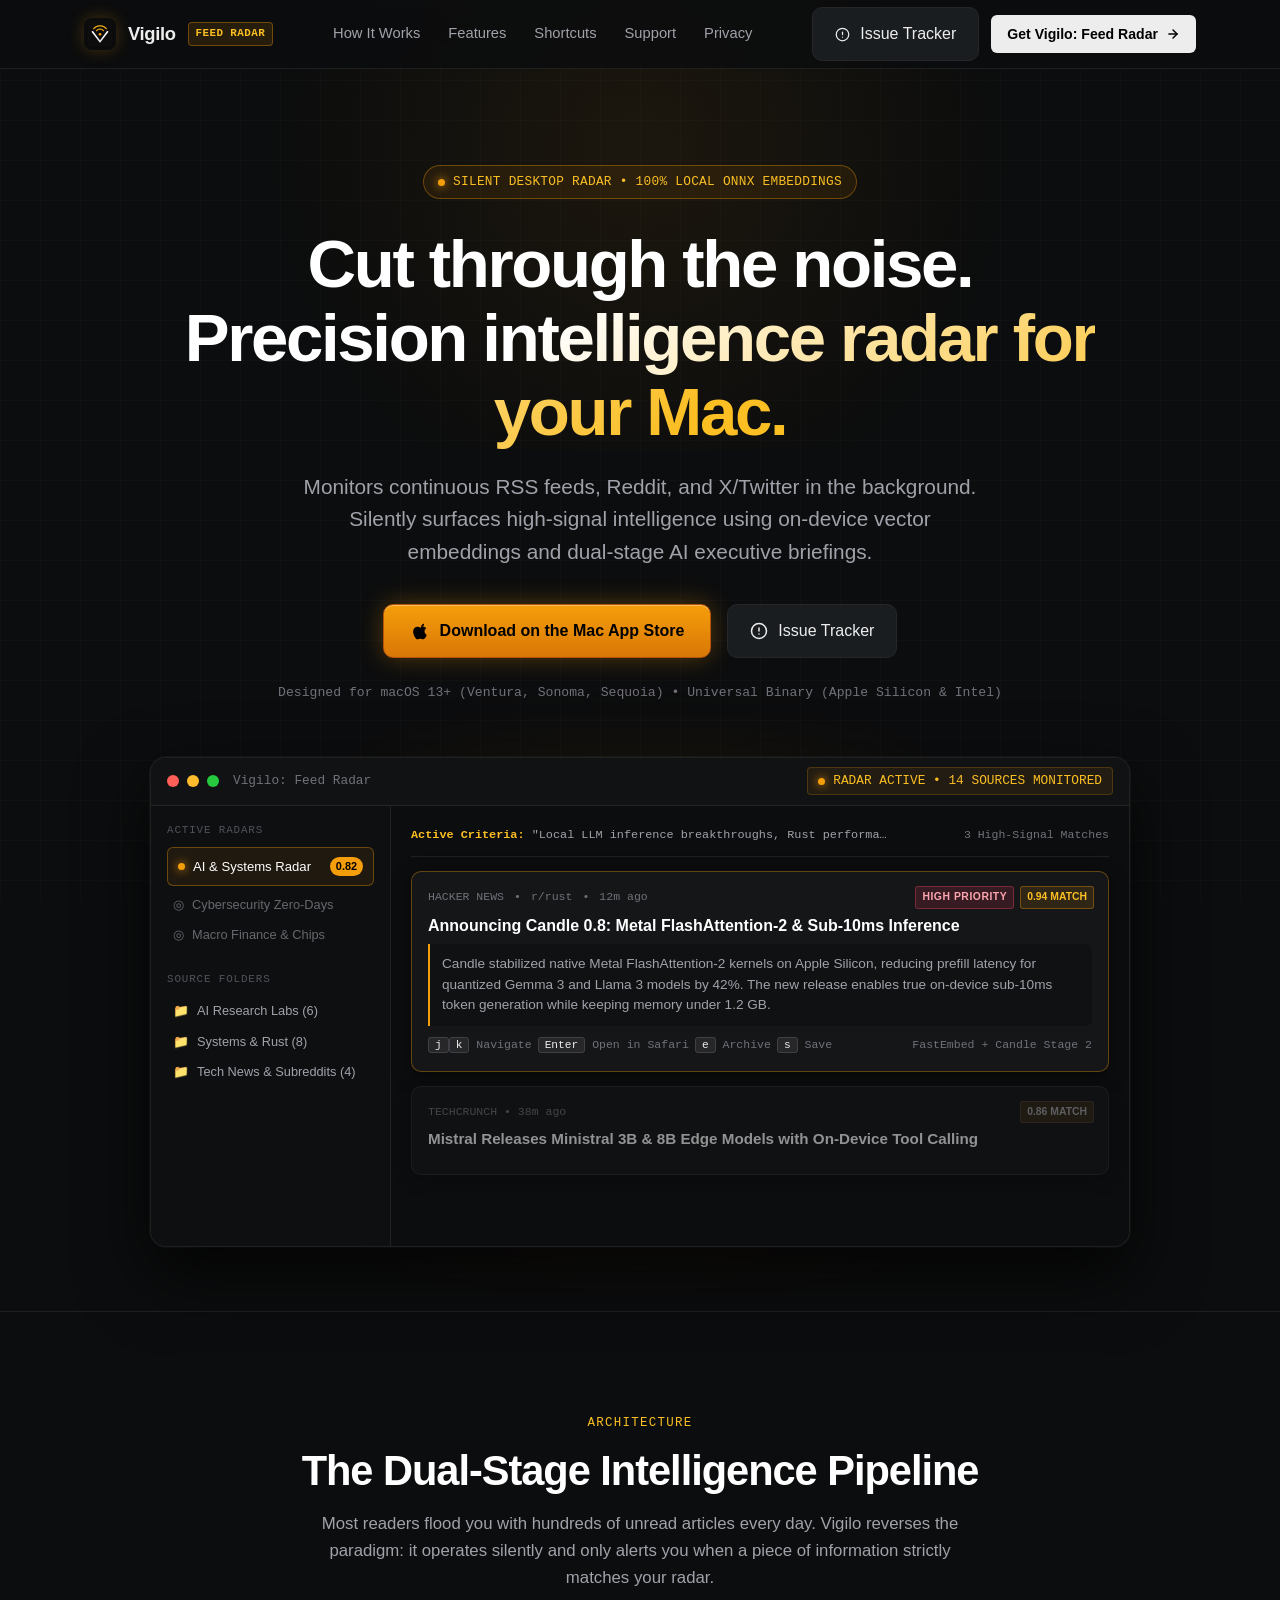
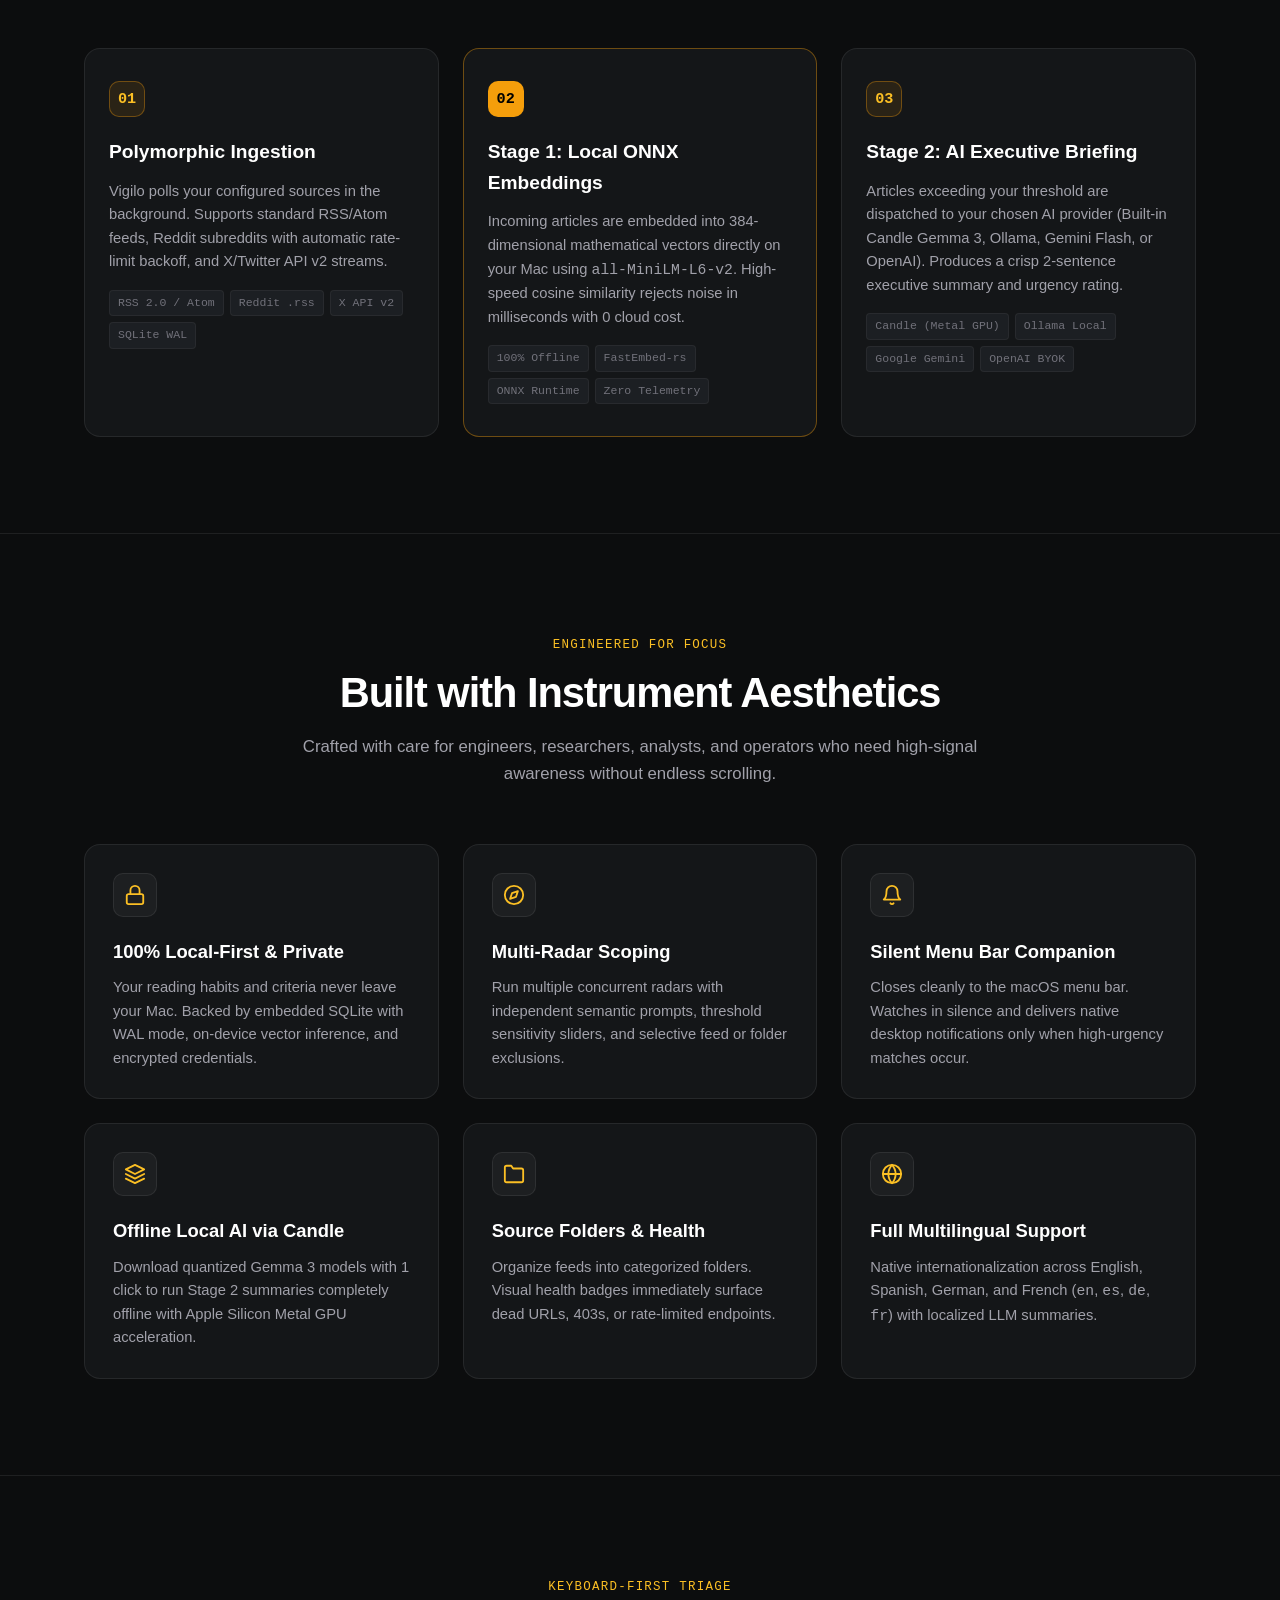
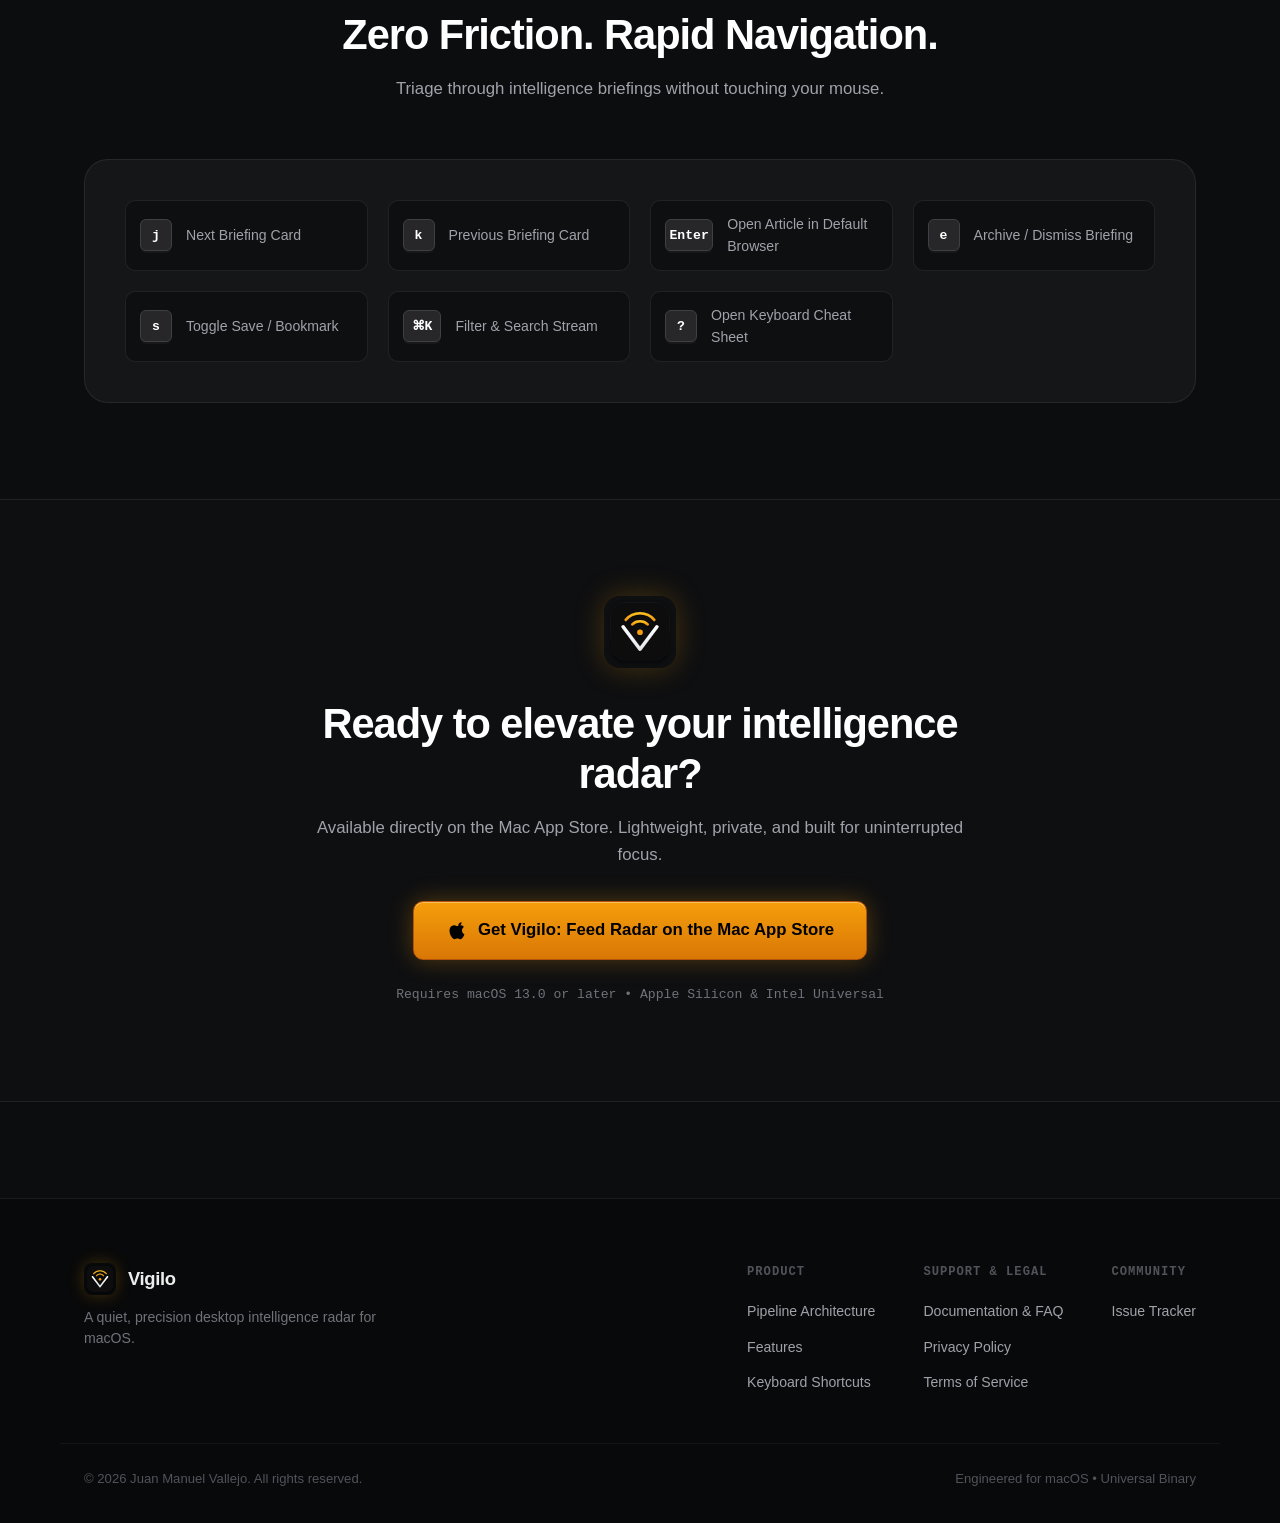
<file: index.html>
<!DOCTYPE html>
<html lang="en">
<head>
  <meta charset="UTF-8">
  <meta name="viewport" content="width=device-width, initial-scale=1.0">
  <title>Vigilo: Feed Radar — Quiet Desktop Intelligence for macOS</title>
  <meta name="description" content="A quiet, precision desktop intelligence radar for macOS. Monitors RSS feeds, Reddit, and X/Twitter in the background and silently surfaces high-signal intelligence via local ONNX vector embeddings and dual-stage AI briefings.">
  <meta name="keywords" content="Vigilo, Vigilo Feed Radar, RSS reader, AI feed reader, macOS app, local LLM, vector embeddings, ONNX, Candle, Apple Silicon, fastembed, Reddit RSS">
  
  <!-- Open Graph / Facebook -->
  <meta property="og:type" content="website">
  <meta property="og:title" content="Vigilo: Feed Radar — Desktop Intelligence for macOS">
  <meta property="og:description" content="Quiet, local-first intelligence radar. Background RSS, Reddit, and X monitoring with on-device ONNX vector embeddings and dual-stage AI briefings.">
  <meta property="og:image" content="assets/vigilo-icon-256.png">

  <!-- Twitter -->
  <meta name="twitter:card" content="summary">
  <meta name="twitter:title" content="Vigilo: Feed Radar — Desktop Intelligence for macOS">
  <meta name="twitter:description" content="Quiet, local-first intelligence radar. Background RSS, Reddit, and X monitoring with on-device ONNX vector embeddings and dual-stage AI briefings.">
  <meta name="twitter:image" content="assets/vigilo-icon-256.png">

  <link rel="icon" type="image/svg+xml" href="assets/favicon.svg">
  <link rel="apple-touch-icon" href="assets/vigilo-icon-256.png">
  <link rel="stylesheet" href="styles.css">
</head>
<body>
  <div class="bg-grid"></div>
  <div class="radar-glow-radial"></div>

  <!-- Top Navigation -->
  <header class="navbar">
    <div class="container nav-inner">
      <a href="index.html" class="brand">
        <img src="assets/vigilo-icon.svg" alt="Vigilo Logo" class="brand-icon">
        <span>Vigilo</span>
        <span class="brand-badge">Feed Radar</span>
      </a>
      <nav class="nav-links">
        <a href="#pipeline">How It Works</a>
        <a href="#features">Features</a>
        <a href="#shortcuts">Shortcuts</a>
        <a href="support.html">Support</a>
        <a href="privacy.html">Privacy</a>
      </nav>
      <div class="nav-actions">
        <a href="https://github.com/jmvallejo/vigilo-app/issues" target="_blank" rel="noopener noreferrer" class="btn-secondary nav-action-btn">
          <svg width="15" height="15" viewBox="0 0 24 24" fill="none" stroke="currentColor" stroke-width="2" stroke-linecap="round" stroke-linejoin="round">
            <circle cx="12" cy="12" r="10"></circle>
            <line x1="12" y1="8" x2="12" y2="12"></line>
            <line x1="12" y1="16" x2="12.01" y2="16"></line>
          </svg>
          <span>Issue Tracker</span>
        </a>
        <a href="#download" class="nav-cta">
          <span>Get Vigilo: Feed Radar</span>
          <svg width="14" height="14" viewBox="0 0 24 24" fill="none" stroke="currentColor" stroke-width="2.5" stroke-linecap="round" stroke-linejoin="round">
            <line x1="5" y1="12" x2="19" y2="12"></line>
            <polyline points="12 5 19 12 12 19"></polyline>
          </svg>
        </a>
      </div>
      <button class="mobile-menu-toggle" id="menuToggle" aria-label="Toggle navigation menu" aria-expanded="false">
        <svg class="icon-menu" width="22" height="22" viewBox="0 0 24 24" fill="none" stroke="currentColor" stroke-width="2" stroke-linecap="round" stroke-linejoin="round">
          <line x1="3" y1="12" x2="21" y2="12"></line>
          <line x1="3" y1="6" x2="21" y2="6"></line>
          <line x1="3" y1="18" x2="21" y2="18"></line>
        </svg>
        <svg class="icon-close" width="22" height="22" viewBox="0 0 24 24" fill="none" stroke="currentColor" stroke-width="2" stroke-linecap="round" stroke-linejoin="round">
          <line x1="18" y1="6" x2="6" y2="18"></line>
          <line x1="6" y1="6" x2="18" y2="18"></line>
        </svg>
      </button>
    </div>

    <!-- Mobile Navigation Drawer -->
    <nav class="mobile-menu" id="mobileMenu" aria-label="Mobile navigation">
      <div class="mobile-menu-links">
        <a href="#pipeline">How It Works</a>
        <a href="#features">Features</a>
        <a href="#shortcuts">Keyboard Shortcuts</a>
        <a href="support.html">Documentation & FAQ</a>
        <a href="privacy.html">Privacy Policy</a>
        <a href="terms.html">Terms of Service</a>
      </div>
      <div class="mobile-menu-actions">
        <a href="#download" class="btn-primary" style="width: 100%; justify-content: center;">
          <svg width="18" height="18" viewBox="0 0 24 24" fill="currentColor">
            <path d="M18.71 19.5c-.83 1.24-1.71 2.45-3.05 2.47-1.34.03-1.77-.79-3.29-.79-1.53 0-2 .77-3.27.82-1.31.05-2.3-1.32-3.14-2.53C4.25 17 2.94 12.45 4.7 9.39c.87-1.52 2.43-2.48 4.12-2.51 1.28-.02 2.5.87 3.29.87.78 0 2.26-1.07 3.81-.91.65.03 2.47.26 3.64 1.98-.09.06-2.17 1.28-2.15 3.81.03 3.02 2.65 4.03 2.68 4.04-.03.07-.42 1.44-1.38 2.83M15.97 6.37c.63-.77 1.06-1.85.94-2.93-.91.04-2.02.61-2.67 1.38-.58.67-1.09 1.76-.95 2.81 1.02.08 2.05-.49 2.68-1.26z"/>
          </svg>
          <span>Get Vigilo: Feed Radar</span>
        </a>
        <a href="https://github.com/jmvallejo/vigilo-app/issues" target="_blank" rel="noopener noreferrer" class="btn-secondary" style="width: 100%; justify-content: center;">
          <svg width="16" height="16" viewBox="0 0 24 24" fill="none" stroke="currentColor" stroke-width="2" stroke-linecap="round" stroke-linejoin="round">
            <circle cx="12" cy="12" r="10"></circle>
            <line x1="12" y1="8" x2="12" y2="12"></line>
            <line x1="12" y1="16" x2="12.01" y2="16"></line>
          </svg>
          <span>Public Issue Tracker</span>
        </a>
      </div>
    </nav>
  </header>

  <!-- Hero Section -->
  <section class="hero container">
    <div class="pill-status">
      <span class="beacon-dot"></span>
      <span>SILENT DESKTOP RADAR • 100% LOCAL ONNX EMBEDDINGS</span>
    </div>

    <h1>
      Cut through the noise.<br>
      <span class="gradient">Precision intelligence radar for your Mac.</span>
    </h1>

    <p class="lead">
      Monitors continuous RSS feeds, Reddit, and X/Twitter in the background. Silently surfaces high-signal intelligence using on-device vector embeddings and dual-stage AI executive briefings.
    </p>

    <div class="hero-actions" id="download">
      <a href="https://apps.apple.com/app/vigilo" target="_blank" rel="noopener noreferrer" class="btn-primary">
        <svg width="20" height="20" viewBox="0 0 24 24" fill="currentColor">
          <path d="M18.71 19.5c-.83 1.24-1.71 2.45-3.05 2.47-1.34.03-1.77-.79-3.29-.79-1.53 0-2 .77-3.27.82-1.31.05-2.3-1.32-3.14-2.53C4.25 17 2.94 12.45 4.7 9.39c.87-1.52 2.43-2.48 4.12-2.51 1.28-.02 2.5.87 3.29.87.78 0 2.26-1.07 3.81-.91.65.03 2.47.26 3.64 1.98-.09.06-2.17 1.28-2.15 3.81.03 3.02 2.65 4.03 2.68 4.04-.03.07-.42 1.44-1.38 2.83M15.97 6.37c.63-.77 1.06-1.85.94-2.93-.91.04-2.02.61-2.67 1.38-.58.67-1.09 1.76-.95 2.81 1.02.08 2.05-.49 2.68-1.26z"/>
        </svg>
        <span>Download on the Mac App Store</span>
      </a>
      <a href="https://github.com/jmvallejo/vigilo-app/issues" target="_blank" rel="noopener noreferrer" class="btn-secondary">
        <svg width="18" height="18" viewBox="0 0 24 24" fill="none" stroke="currentColor" stroke-width="2" stroke-linecap="round" stroke-linejoin="round">
          <circle cx="12" cy="12" r="10"></circle>
          <line x1="12" y1="8" x2="12" y2="12"></line>
          <line x1="12" y1="16" x2="12.01" y2="16"></line>
        </svg>
        <span>Issue Tracker</span>
      </a>
    </div>

    <div class="hero-spec-pill">
      Designed for macOS 13+ (Ventura, Sonoma, Sequoia) • Universal Binary (Apple Silicon & Intel)
    </div>

    <!-- Live Window Mockup -->
    <div class="mockup-wrapper">
      <div class="mockup-glow"></div>
      <div class="mockup-window">
        <!-- Window Chrome -->
        <div class="mockup-header">
          <div class="traffic-lights">
            <span class="traffic-light tl-red"></span>
            <span class="traffic-light tl-yellow"></span>
            <span class="traffic-light tl-green"></span>
          </div>
          <div class="mockup-titlebar">
            <span>Vigilo: Feed Radar</span>
            <div class="mockup-radar-status">
              <span class="beacon-dot"></span>
              <span>RADAR ACTIVE • 14 SOURCES MONITORED</span>
            </div>
          </div>
        </div>

        <!-- Window Body -->
        <div class="mockup-body">
          <!-- Sidebar -->
          <div class="mockup-sidebar">
            <div>
              <div class="mockup-side-group-title">Active Radars</div>
              <div class="mockup-radar-item">
                <div style="display: flex; align-items: center; gap: 8px;">
                  <span class="beacon-dot"></span>
                  <span>AI & Systems Radar</span>
                </div>
                <span class="mockup-radar-badge">0.82</span>
              </div>
              <div class="mockup-folder-item" style="margin-top: 4px; opacity: 0.6;">
                <span>◎</span>
                <span>Cybersecurity Zero-Days</span>
              </div>
              <div class="mockup-folder-item" style="opacity: 0.6;">
                <span>◎</span>
                <span>Macro Finance & Chips</span>
              </div>
            </div>

            <div>
              <div class="mockup-side-group-title">Source Folders</div>
              <div class="mockup-folder-item">
                <span>📁</span>
                <span>AI Research Labs (6)</span>
              </div>
              <div class="mockup-folder-item">
                <span>📁</span>
                <span>Systems & Rust (8)</span>
              </div>
              <div class="mockup-folder-item">
                <span>📁</span>
                <span>Tech News & Subreddits (4)</span>
              </div>
            </div>
          </div>

          <!-- Matched Stream -->
          <div class="mockup-stream">
            <div class="mockup-stream-header">
              <div class="mockup-prompt-indicator">
                <strong>Active Criteria:</strong> "Local LLM inference breakthroughs, Rust performance optimizations, and Apple Silicon Metal acceleration"
              </div>
              <div style="font-size: 0.72rem; font-family: var(--font-mono); color: var(--text-muted);">
                3 High-Signal Matches
              </div>
            </div>

            <!-- Sample Highlighted Briefing Card -->
            <div class="briefing-card-mock">
              <div class="briefing-card-selected-tag">
                <span class="badge-urgency">HIGH PRIORITY</span>
                <span class="badge-score">0.94 MATCH</span>
              </div>

              <div class="briefing-meta">
                <span>HACKER NEWS</span>
                <span>•</span>
                <span>r/rust</span>
                <span>•</span>
                <span>12m ago</span>
              </div>

              <h3>Announcing Candle 0.8: Metal FlashAttention-2 & Sub-10ms Inference</h3>

              <p class="briefing-summary">
                Candle stabilized native Metal FlashAttention-2 kernels on Apple Silicon, reducing prefill latency for quantized Gemma 3 and Llama 3 models by 42%. The new release enables true on-device sub-10ms token generation while keeping memory under 1.2 GB.
              </p>

              <div class="briefing-card-actions">
                <div class="kbd-shortcut-pills">
                  <span><kbd>j</kbd><kbd>k</kbd> Navigate</span>
                  <span><kbd>Enter</kbd> Open in Safari</span>
                  <span><kbd>e</kbd> Archive</span>
                  <span><kbd>s</kbd> Save</span>
                </div>
                <span>FastEmbed + Candle Stage 2</span>
              </div>
            </div>

            <!-- Second Subtle Card -->
            <div class="briefing-card-mock" style="opacity: 0.55; border-color: var(--border-subtle);">
              <div class="briefing-card-selected-tag">
                <span class="badge-score" style="border-color: rgba(255,255,255,0.1); color: var(--text-secondary);">0.86 MATCH</span>
              </div>
              <div class="briefing-meta">
                <span>TECHCRUNCH • 38m ago</span>
              </div>
              <h3 style="font-size: 0.95rem;">Mistral Releases Ministral 3B & 8B Edge Models with On-Device Tool Calling</h3>
            </div>
          </div>
        </div>
      </div>
    </div>
  </section>

  <!-- How It Works / Pipeline Section -->
  <section class="section" id="pipeline">
    <div class="container">
      <div class="section-head">
        <span class="section-eyebrow">Architecture</span>
        <h2 class="section-title">The Dual-Stage Intelligence Pipeline</h2>
        <p class="section-desc">
          Most readers flood you with hundreds of unread articles every day. Vigilo reverses the paradigm: it operates silently and only alerts you when a piece of information strictly matches your radar.
        </p>
      </div>

      <div class="pipeline-grid">
        <div class="pipeline-card">
          <div class="pipeline-step-badge">01</div>
          <h3>Polymorphic Ingestion</h3>
          <p>
            Vigilo polls your configured sources in the background. Supports standard RSS/Atom feeds, Reddit subreddits with automatic rate-limit backoff, and X/Twitter API v2 streams.
          </p>
          <div class="pipeline-tags">
            <span class="pipeline-tag">RSS 2.0 / Atom</span>
            <span class="pipeline-tag">Reddit .rss</span>
            <span class="pipeline-tag">X API v2</span>
            <span class="pipeline-tag">SQLite WAL</span>
          </div>
        </div>

        <div class="pipeline-card" style="border-color: rgba(245, 158, 11, 0.4);">
          <div class="pipeline-step-badge" style="background: var(--amber); color: #000;">02</div>
          <h3>Stage 1: Local ONNX Embeddings</h3>
          <p>
            Incoming articles are embedded into 384-dimensional mathematical vectors directly on your Mac using <code>all-MiniLM-L6-v2</code>. High-speed cosine similarity rejects noise in milliseconds with 0 cloud cost.
          </p>
          <div class="pipeline-tags">
            <span class="pipeline-tag">100% Offline</span>
            <span class="pipeline-tag">FastEmbed-rs</span>
            <span class="pipeline-tag">ONNX Runtime</span>
            <span class="pipeline-tag">Zero Telemetry</span>
          </div>
        </div>

        <div class="pipeline-card">
          <div class="pipeline-step-badge">03</div>
          <h3>Stage 2: AI Executive Briefing</h3>
          <p>
            Articles exceeding your threshold are dispatched to your chosen AI provider (Built-in Candle Gemma 3, Ollama, Gemini Flash, or OpenAI). Produces a crisp 2-sentence executive summary and urgency rating.
          </p>
          <div class="pipeline-tags">
            <span class="pipeline-tag">Candle (Metal GPU)</span>
            <span class="pipeline-tag">Ollama Local</span>
            <span class="pipeline-tag">Google Gemini</span>
            <span class="pipeline-tag">OpenAI BYOK</span>
          </div>
        </div>
      </div>
    </div>
  </section>

  <!-- Key Features Grid -->
  <section class="section" id="features">
    <div class="container">
      <div class="section-head">
        <span class="section-eyebrow">Engineered For Focus</span>
        <h2 class="section-title">Built with Instrument Aesthetics</h2>
        <p class="section-desc">
          Crafted with care for engineers, researchers, analysts, and operators who need high-signal awareness without endless scrolling.
        </p>
      </div>

      <div class="features-grid">
        <div class="feature-box">
          <div class="feature-icon-wrapper">
            <svg width="22" height="22" viewBox="0 0 24 24" fill="none" stroke="currentColor" stroke-width="2" stroke-linecap="round" stroke-linejoin="round">
              <rect x="3" y="11" width="18" height="11" rx="2" ry="2"></rect>
              <path d="M7 11V7a5 5 0 0 1 10 0v4"></path>
            </svg>
          </div>
          <h3>100% Local-First & Private</h3>
          <p>
            Your reading habits and criteria never leave your Mac. Backed by embedded SQLite with WAL mode, on-device vector inference, and encrypted credentials.
          </p>
        </div>

        <div class="feature-box">
          <div class="feature-icon-wrapper">
            <svg width="22" height="22" viewBox="0 0 24 24" fill="none" stroke="currentColor" stroke-width="2" stroke-linecap="round" stroke-linejoin="round">
              <circle cx="12" cy="12" r="10"></circle>
              <polygon points="16.24 7.76 14.12 14.12 7.76 16.24 9.88 9.88 16.24 7.76"></polygon>
            </svg>
          </div>
          <h3>Multi-Radar Scoping</h3>
          <p>
            Run multiple concurrent radars with independent semantic prompts, threshold sensitivity sliders, and selective feed or folder exclusions.
          </p>
        </div>

        <div class="feature-box">
          <div class="feature-icon-wrapper">
            <svg width="22" height="22" viewBox="0 0 24 24" fill="none" stroke="currentColor" stroke-width="2" stroke-linecap="round" stroke-linejoin="round">
              <path d="M18 8A6 6 0 0 0 6 8c0 7-3 9-3 9h18s-3-2-3-9"></path>
              <path d="M13.73 21a2 2 0 0 1-3.46 0"></path>
            </svg>
          </div>
          <h3>Silent Menu Bar Companion</h3>
          <p>
            Closes cleanly to the macOS menu bar. Watches in silence and delivers native desktop notifications only when high-urgency matches occur.
          </p>
        </div>

        <div class="feature-box">
          <div class="feature-icon-wrapper">
            <svg width="22" height="22" viewBox="0 0 24 24" fill="none" stroke="currentColor" stroke-width="2" stroke-linecap="round" stroke-linejoin="round">
              <polygon points="12 2 2 7 12 12 22 7 12 2"></polygon>
              <polyline points="2 17 12 22 22 17"></polyline>
              <polyline points="2 12 12 17 22 12"></polyline>
            </svg>
          </div>
          <h3>Offline Local AI via Candle</h3>
          <p>
            Download quantized Gemma 3 models with 1 click to run Stage 2 summaries completely offline with Apple Silicon Metal GPU acceleration.
          </p>
        </div>

        <div class="feature-box">
          <div class="feature-icon-wrapper">
            <svg width="22" height="22" viewBox="0 0 24 24" fill="none" stroke="currentColor" stroke-width="2" stroke-linecap="round" stroke-linejoin="round">
              <path d="M22 19a2 2 0 0 1-2 2H4a2 2 0 0 1-2-2V5a2 2 0 0 1 2-2h5l2 3h9a2 2 0 0 1 2 2z"></path>
            </svg>
          </div>
          <h3>Source Folders & Health</h3>
          <p>
            Organize feeds into categorized folders. Visual health badges immediately surface dead URLs, 403s, or rate-limited endpoints.
          </p>
        </div>

        <div class="feature-box">
          <div class="feature-icon-wrapper">
            <svg width="22" height="22" viewBox="0 0 24 24" fill="none" stroke="currentColor" stroke-width="2" stroke-linecap="round" stroke-linejoin="round">
              <circle cx="12" cy="12" r="10"></circle>
              <line x1="2" y1="12" x2="22" y2="12"></line>
              <path d="M12 2a15.3 15.3 0 0 1 4 10 15.3 15.3 0 0 1-4 10 15.3 15.3 0 0 1-4-10 15.3 15.3 0 0 1 4-10z"></path>
            </svg>
          </div>
          <h3>Full Multilingual Support</h3>
          <p>
            Native internationalization across English, Spanish, German, and French (<code>en</code>, <code>es</code>, <code>de</code>, <code>fr</code>) with localized LLM summaries.
          </p>
        </div>
      </div>
    </div>
  </section>

  <!-- Keyboard Shortcuts Section -->
  <section class="section" id="shortcuts">
    <div class="container">
      <div class="section-head">
        <span class="section-eyebrow">Keyboard-First Triage</span>
        <h2 class="section-title">Zero Friction. Rapid Navigation.</h2>
        <p class="section-desc">
          Triage through intelligence briefings without touching your mouse.
        </p>
      </div>

      <div class="keyboard-showcase">
        <div class="kbd-item">
          <kbd>j</kbd>
          <span class="kbd-item-text">Next Briefing Card</span>
        </div>
        <div class="kbd-item">
          <kbd>k</kbd>
          <span class="kbd-item-text">Previous Briefing Card</span>
        </div>
        <div class="kbd-item">
          <kbd>Enter</kbd>
          <span class="kbd-item-text">Open Article in Default Browser</span>
        </div>
        <div class="kbd-item">
          <kbd>e</kbd>
          <span class="kbd-item-text">Archive / Dismiss Briefing</span>
        </div>
        <div class="kbd-item">
          <kbd>s</kbd>
          <span class="kbd-item-text">Toggle Save / Bookmark</span>
        </div>
        <div class="kbd-item">
          <kbd>⌘K</kbd>
          <span class="kbd-item-text">Filter & Search Stream</span>
        </div>
        <div class="kbd-item">
          <kbd>?</kbd>
          <span class="kbd-item-text">Open Keyboard Cheat Sheet</span>
        </div>
      </div>
    </div>
  </section>

  <!-- Technical Spec & Download CTA -->
  <section class="section" style="background: #0E0F11; border-bottom: 1px solid var(--border-subtle);">
    <div class="container" style="text-align: center; max-width: 720px;">
      <img src="assets/vigilo-icon.svg" alt="Vigilo App Icon" style="width: 72px; height: 72px; margin-bottom: 24px; border-radius: 16px; box-shadow: 0 0 30px rgba(245, 158, 11, 0.25);">
      <h2 class="section-title" style="margin-bottom: 16px;">Ready to elevate your intelligence radar?</h2>
      <p class="section-desc" style="margin-bottom: 32px;">
        Available directly on the Mac App Store. Lightweight, private, and built for uninterrupted focus.
      </p>

      <div class="hero-actions" style="margin-bottom: 24px;">
        <a href="https://apps.apple.com/app/vigilo" target="_blank" rel="noopener noreferrer" class="btn-primary" style="padding: 15px 32px; font-size: 1.05rem;">
          <svg width="22" height="22" viewBox="0 0 24 24" fill="currentColor">
            <path d="M18.71 19.5c-.83 1.24-1.71 2.45-3.05 2.47-1.34.03-1.77-.79-3.29-.79-1.53 0-2 .77-3.27.82-1.31.05-2.3-1.32-3.14-2.53C4.25 17 2.94 12.45 4.7 9.39c.87-1.52 2.43-2.48 4.12-2.51 1.28-.02 2.5.87 3.29.87.78 0 2.26-1.07 3.81-.91.65.03 2.47.26 3.64 1.98-.09.06-2.17 1.28-2.15 3.81.03 3.02 2.65 4.03 2.68 4.04-.03.07-.42 1.44-1.38 2.83M15.97 6.37c.63-.77 1.06-1.85.94-2.93-.91.04-2.02.61-2.67 1.38-.58.67-1.09 1.76-.95 2.81 1.02.08 2.05-.49 2.68-1.26z"/>
          </svg>
          <span>Get Vigilo: Feed Radar on the Mac App Store</span>
        </a>
      </div>

      <div class="hero-spec-pill">
        Requires macOS 13.0 or later • Apple Silicon & Intel Universal
      </div>
    </div>
  </section>

  <!-- Footer -->
  <footer class="footer">
    <div class="container footer-inner">
      <div class="footer-brand">
        <a href="index.html" class="brand">
          <img src="assets/vigilo-icon.svg" alt="Vigilo Logo" class="brand-icon">
          <span>Vigilo</span>
        </a>
        <p>A quiet, precision desktop intelligence radar for macOS.</p>
      </div>
      <div class="footer-links-group">
        <div class="footer-col">
          <h4>Product</h4>
          <ul>
            <li><a href="#pipeline">Pipeline Architecture</a></li>
            <li><a href="#features">Features</a></li>
            <li><a href="#shortcuts">Keyboard Shortcuts</a></li>
          </ul>
        </div>
        <div class="footer-col">
          <h4>Support & Legal</h4>
          <ul>
            <li><a href="support.html">Documentation & FAQ</a></li>
            <li><a href="privacy.html">Privacy Policy</a></li>
            <li><a href="terms.html">Terms of Service</a></li>
          </ul>
        </div>
        <div class="footer-col">
          <h4>Community</h4>
          <ul>
            <li><a href="https://github.com/jmvallejo/vigilo-app/issues" target="_blank" rel="noopener noreferrer">Issue Tracker</a></li>
          </ul>
        </div>
      </div>
    </div>
    <div class="container footer-bottom">
      <span>© 2026 Juan Manuel Vallejo. All rights reserved.</span>
      <span>Engineered for macOS • Universal Binary</span>
    </div>
  </footer>

  <script>
    (function () {
      var toggle = document.getElementById('menuToggle');
      var navbar = document.querySelector('.navbar');
      if (!toggle || !navbar) return;
      toggle.addEventListener('click', function () {
        var isOpen = navbar.classList.toggle('is-open');
        toggle.setAttribute('aria-expanded', isOpen ? 'true' : 'false');
      });
      navbar.querySelectorAll('.mobile-menu a').forEach(function (link) {
        link.addEventListener('click', function () {
          navbar.classList.remove('is-open');
          toggle.setAttribute('aria-expanded', 'false');
        });
      });
      document.addEventListener('keydown', function (e) {
        if (e.key === 'Escape' && navbar.classList.contains('is-open')) {
          navbar.classList.remove('is-open');
          toggle.setAttribute('aria-expanded', 'false');
        }
      });
    })();
  </script>
</body>
</html>
</file>
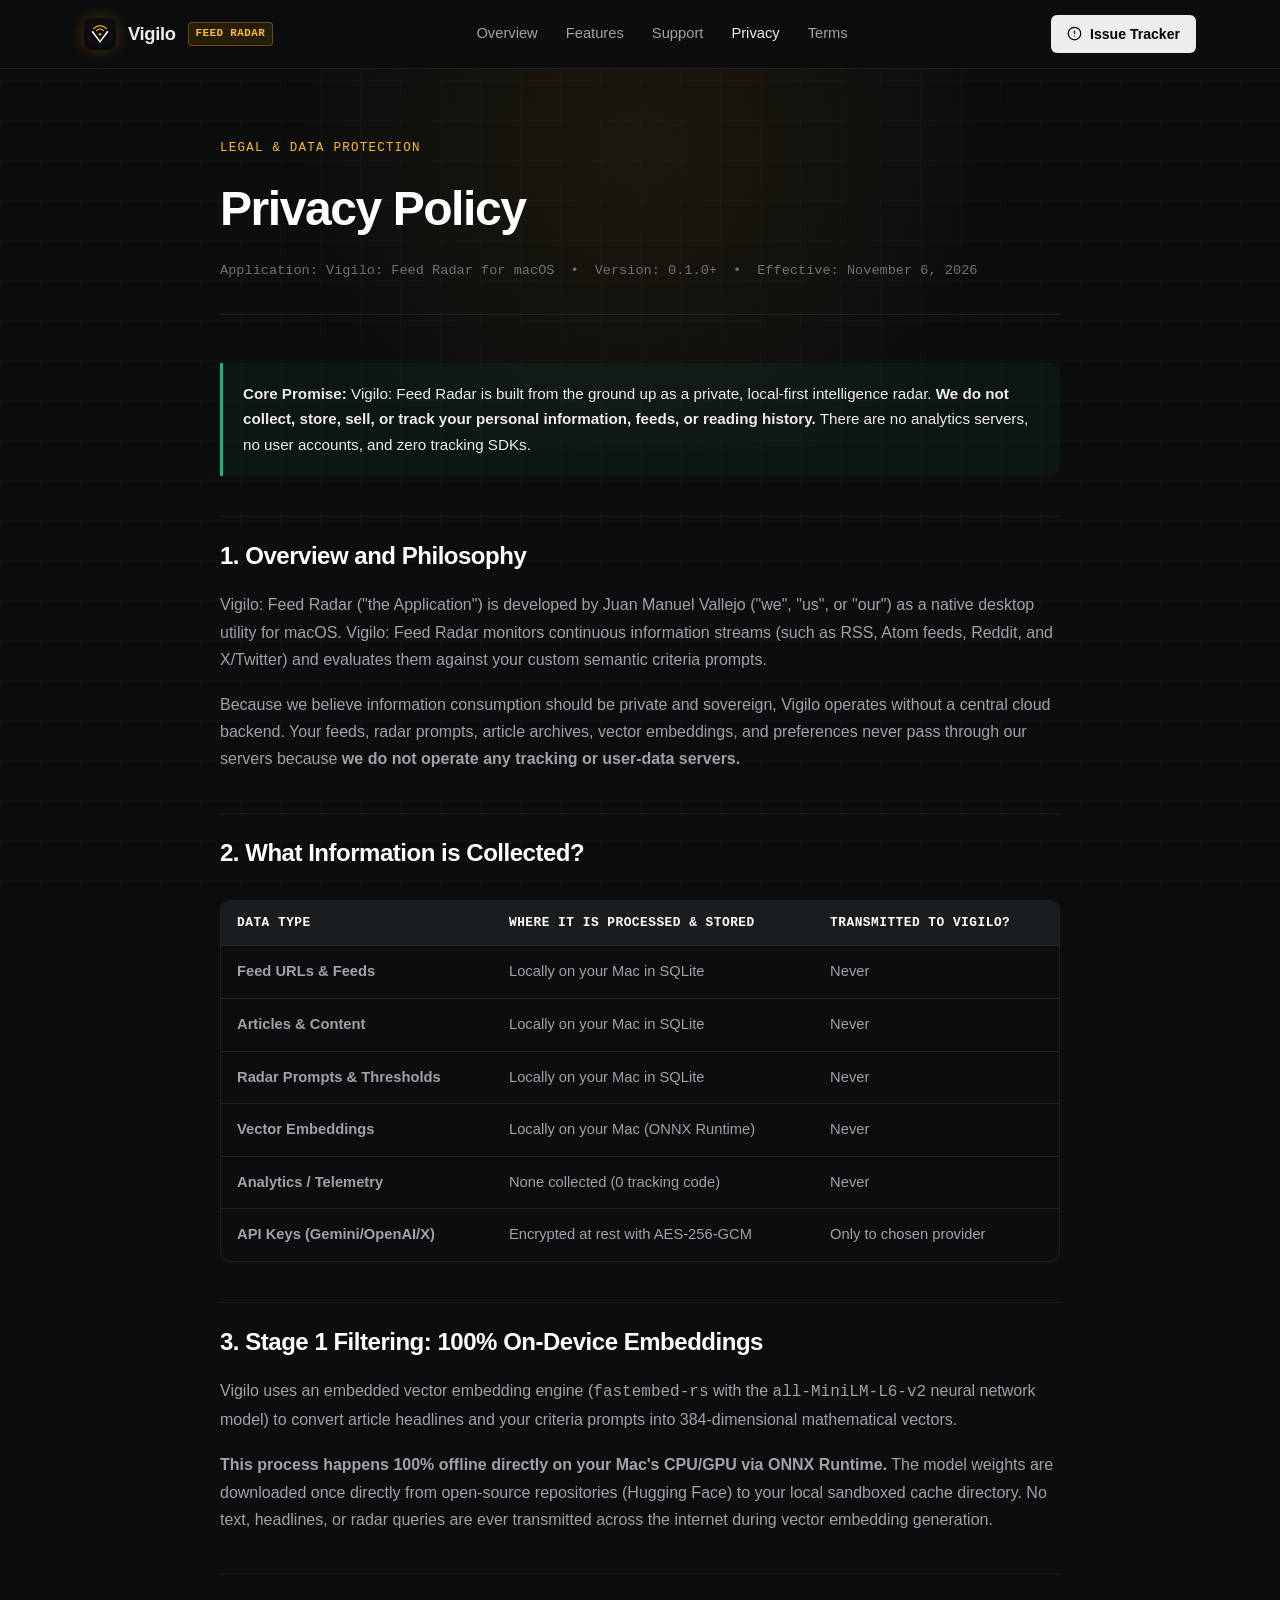
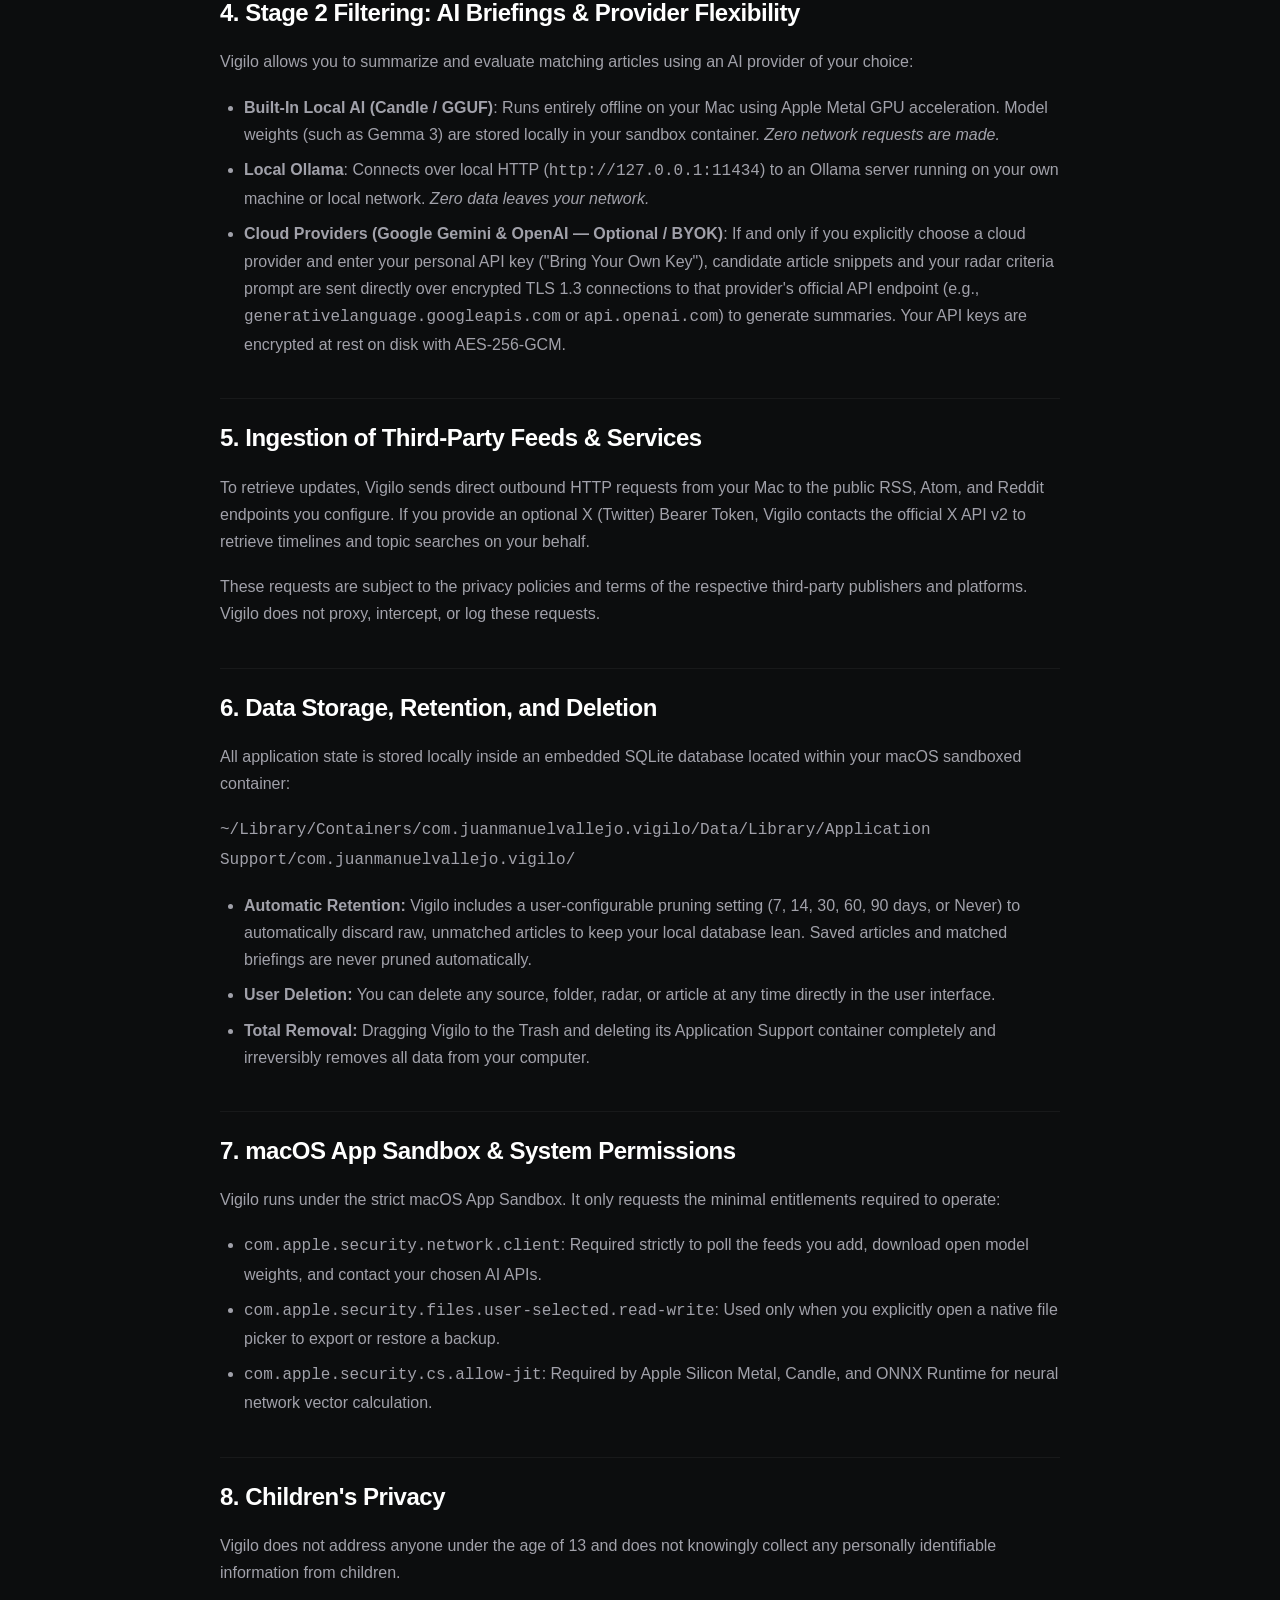
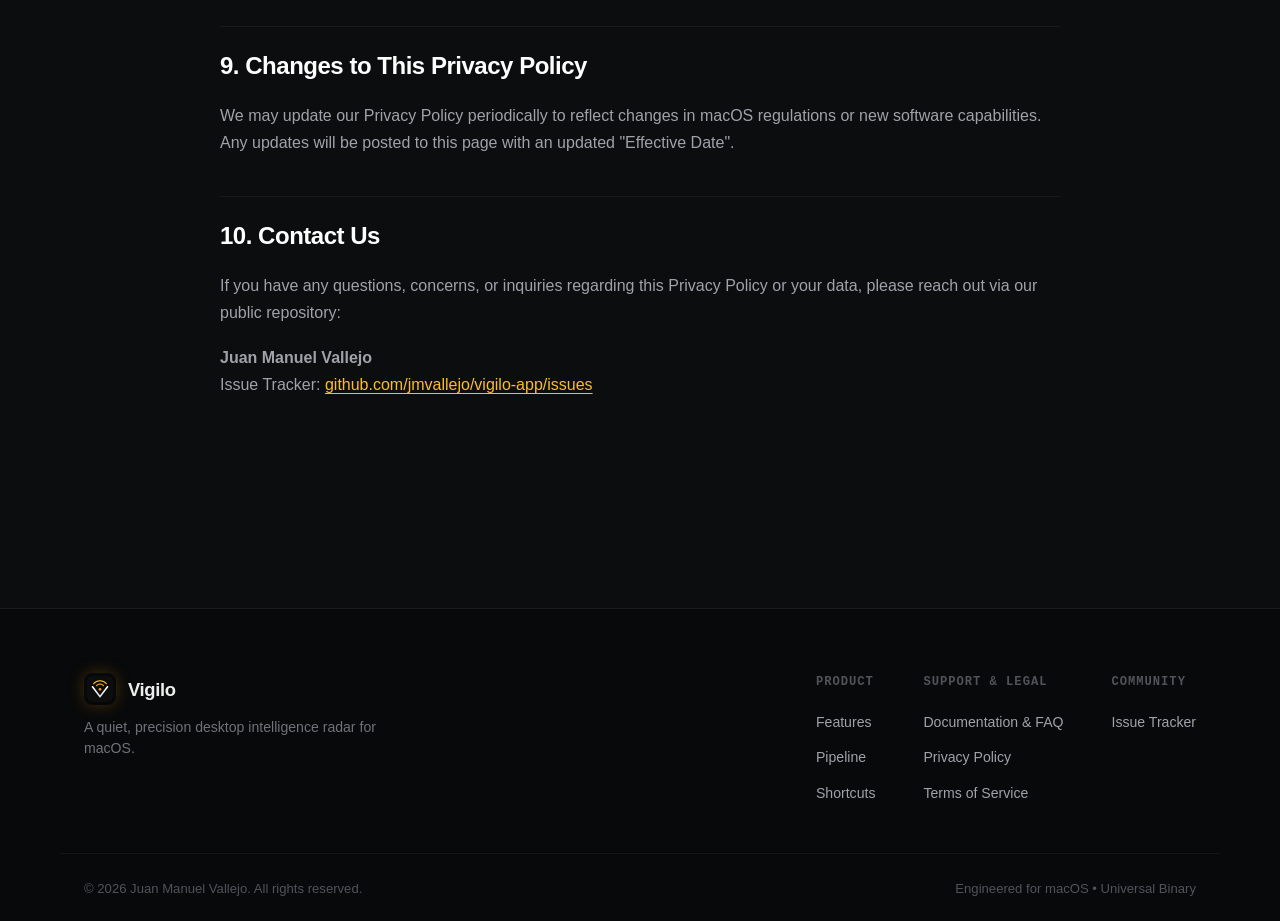
<file: privacy.html>
<!DOCTYPE html>
<html lang="en">
<head>
  <meta charset="UTF-8">
  <meta name="viewport" content="width=device-width, initial-scale=1.0">
  <title>Privacy Policy — Vigilo: Feed Radar</title>
  <meta name="description" content="Privacy Policy for Vigilo: Feed Radar — Private, local-first intelligence radar for macOS. Zero telemetry, local-only embeddings and SQLite storage.">
  <link rel="icon" type="image/svg+xml" href="assets/favicon.svg">
  <link rel="stylesheet" href="styles.css">
</head>
<body>
  <div class="bg-grid"></div>
  <div class="radar-glow-radial"></div>

  <!-- Navigation Bar -->
  <header class="navbar">
    <div class="container nav-inner">
      <a href="index.html" class="brand">
        <img src="assets/vigilo-icon.svg" alt="Vigilo Logo" class="brand-icon">
        <span>Vigilo</span>
        <span class="brand-badge">Feed Radar</span>
      </a>
      <nav class="nav-links">
        <a href="index.html">Overview</a>
        <a href="index.html#features">Features</a>
        <a href="support.html">Support</a>
        <a href="privacy.html" class="active">Privacy</a>
        <a href="terms.html">Terms</a>
      </nav>
      <div class="nav-actions">
        <a href="https://github.com/jmvallejo/vigilo-app/issues" target="_blank" rel="noopener noreferrer" class="nav-cta">
          <svg width="15" height="15" viewBox="0 0 24 24" fill="none" stroke="currentColor" stroke-width="2" stroke-linecap="round" stroke-linejoin="round">
            <circle cx="12" cy="12" r="10"></circle>
            <line x1="12" y1="8" x2="12" y2="12"></line>
            <line x1="12" y1="16" x2="12.01" y2="16"></line>
          </svg>
          <span>Issue Tracker</span>
        </a>
      </div>
      <button class="mobile-menu-toggle" id="menuToggle" aria-label="Toggle navigation menu" aria-expanded="false">
        <svg class="icon-menu" width="22" height="22" viewBox="0 0 24 24" fill="none" stroke="currentColor" stroke-width="2" stroke-linecap="round" stroke-linejoin="round">
          <line x1="3" y1="12" x2="21" y2="12"></line>
          <line x1="3" y1="6" x2="21" y2="6"></line>
          <line x1="3" y1="18" x2="21" y2="18"></line>
        </svg>
        <svg class="icon-close" width="22" height="22" viewBox="0 0 24 24" fill="none" stroke="currentColor" stroke-width="2" stroke-linecap="round" stroke-linejoin="round">
          <line x1="18" y1="6" x2="6" y2="18"></line>
          <line x1="6" y1="6" x2="18" y2="18"></line>
        </svg>
      </button>
    </div>

    <!-- Mobile Navigation Drawer -->
    <nav class="mobile-menu" id="mobileMenu" aria-label="Mobile navigation">
      <div class="mobile-menu-links">
        <a href="index.html">Overview</a>
        <a href="index.html#features">Features</a>
        <a href="index.html#pipeline">Pipeline</a>
        <a href="support.html">Support & FAQ</a>
        <a href="privacy.html" class="active">Privacy Policy</a>
        <a href="terms.html">Terms of Service</a>
      </div>
      <div class="mobile-menu-actions">
        <a href="https://github.com/jmvallejo/vigilo-app/issues" target="_blank" rel="noopener noreferrer" class="btn-secondary" style="width: 100%; justify-content: center;">
          <svg width="16" height="16" viewBox="0 0 24 24" fill="none" stroke="currentColor" stroke-width="2" stroke-linecap="round" stroke-linejoin="round">
            <circle cx="12" cy="12" r="10"></circle>
            <line x1="12" y1="8" x2="12" y2="12"></line>
            <line x1="12" y1="16" x2="12.01" y2="16"></line>
          </svg>
          <span>Public Issue Tracker</span>
        </a>
      </div>
    </nav>
  </header>

  <!-- Document Body -->
  <main class="container container-narrow doc-page">
    <header class="doc-header">
      <span class="section-eyebrow">Legal & Data Protection</span>
      <h1>Privacy Policy</h1>
      <div class="doc-meta">
        <span>Application: Vigilo: Feed Radar for macOS</span>
        <span>•</span>
        <span>Version: 0.1.0+</span>
        <span>•</span>
        <span>Effective: November 6, 2026</span>
      </div>
    </header>

    <article class="doc-content">
      <div class="callout callout-emerald">
        <p><strong>Core Promise:</strong> Vigilo: Feed Radar is built from the ground up as a private, local-first intelligence radar. <strong>We do not collect, store, sell, or track your personal information, feeds, or reading history.</strong> There are no analytics servers, no user accounts, and zero tracking SDKs.</p>
      </div>

      <h2>1. Overview and Philosophy</h2>
      <p>
        Vigilo: Feed Radar ("the Application") is developed by Juan Manuel Vallejo ("we", "us", or "our") as a native desktop utility for macOS. Vigilo: Feed Radar monitors continuous information streams (such as RSS, Atom feeds, Reddit, and X/Twitter) and evaluates them against your custom semantic criteria prompts.
      </p>
      <p>
        Because we believe information consumption should be private and sovereign, Vigilo operates without a central cloud backend. Your feeds, radar prompts, article archives, vector embeddings, and preferences never pass through our servers because <strong>we do not operate any tracking or user-data servers.</strong>
      </p>

      <h2>2. What Information is Collected?</h2>
      
      <div class="table-wrapper">
        <div class="table-scroll-hint">
          <svg width="14" height="14" viewBox="0 0 24 24" fill="none" stroke="currentColor" stroke-width="2" stroke-linecap="round" stroke-linejoin="round">
            <polyline points="17 11 21 7 17 3"></polyline>
            <line x1="21" y1="7" x2="9" y2="7"></line>
            <polyline points="7 21 3 17 7 13"></polyline>
            <line x1="3" y1="17" x2="15" y2="17"></line>
          </svg>
          <span>Scroll horizontally to view data specifications</span>
        </div>
        <table class="doc-table">
          <thead>
            <tr>
              <th>Data Type</th>
              <th>Where It Is Processed & Stored</th>
              <th>Transmitted to Vigilo?</th>
            </tr>
          </thead>
          <tbody>
            <tr>
              <td><strong>Feed URLs & Feeds</strong></td>
              <td>Locally on your Mac in SQLite</td>
              <td>Never</td>
            </tr>
            <tr>
              <td><strong>Articles & Content</strong></td>
              <td>Locally on your Mac in SQLite</td>
              <td>Never</td>
            </tr>
            <tr>
              <td><strong>Radar Prompts & Thresholds</strong></td>
              <td>Locally on your Mac in SQLite</td>
              <td>Never</td>
            </tr>
            <tr>
              <td><strong>Vector Embeddings</strong></td>
              <td>Locally on your Mac (ONNX Runtime)</td>
              <td>Never</td>
            </tr>
            <tr>
              <td><strong>Analytics / Telemetry</strong></td>
              <td>None collected (0 tracking code)</td>
              <td>Never</td>
            </tr>
            <tr>
              <td><strong>API Keys (Gemini/OpenAI/X)</strong></td>
              <td>Encrypted at rest with AES-256-GCM</td>
              <td>Only to chosen provider</td>
            </tr>
          </tbody>
        </table>
      </div>

      <h2>3. Stage 1 Filtering: 100% On-Device Embeddings</h2>
      <p>
        Vigilo uses an embedded vector embedding engine (<code>fastembed-rs</code> with the <code>all-MiniLM-L6-v2</code> neural network model) to convert article headlines and your criteria prompts into 384-dimensional mathematical vectors.
      </p>
      <p>
        <strong>This process happens 100% offline directly on your Mac's CPU/GPU via ONNX Runtime.</strong> The model weights are downloaded once directly from open-source repositories (Hugging Face) to your local sandboxed cache directory. No text, headlines, or radar queries are ever transmitted across the internet during vector embedding generation.
      </p>

      <h2>4. Stage 2 Filtering: AI Briefings & Provider Flexibility</h2>
      <p>
        Vigilo allows you to summarize and evaluate matching articles using an AI provider of your choice:
      </p>
      <ul>
        <li>
          <strong>Built-In Local AI (Candle / GGUF)</strong>: Runs entirely offline on your Mac using Apple Metal GPU acceleration. Model weights (such as Gemma 3) are stored locally in your sandbox container. <em>Zero network requests are made.</em>
        </li>
        <li>
          <strong>Local Ollama</strong>: Connects over local HTTP (<code>http://127.0.0.1:11434</code>) to an Ollama server running on your own machine or local network. <em>Zero data leaves your network.</em>
        </li>
        <li>
          <strong>Cloud Providers (Google Gemini & OpenAI — Optional / BYOK)</strong>: If and only if you explicitly choose a cloud provider and enter your personal API key ("Bring Your Own Key"), candidate article snippets and your radar criteria prompt are sent directly over encrypted TLS 1.3 connections to that provider's official API endpoint (e.g., <code>generativelanguage.googleapis.com</code> or <code>api.openai.com</code>) to generate summaries. Your API keys are encrypted at rest on disk with AES-256-GCM.
        </li>
      </ul>

      <h2>5. Ingestion of Third-Party Feeds & Services</h2>
      <p>
        To retrieve updates, Vigilo sends direct outbound HTTP requests from your Mac to the public RSS, Atom, and Reddit endpoints you configure. If you provide an optional X (Twitter) Bearer Token, Vigilo contacts the official X API v2 to retrieve timelines and topic searches on your behalf.
      </p>
      <p>
        These requests are subject to the privacy policies and terms of the respective third-party publishers and platforms. Vigilo does not proxy, intercept, or log these requests.
      </p>

      <h2>6. Data Storage, Retention, and Deletion</h2>
      <p>
        All application state is stored locally inside an embedded SQLite database located within your macOS sandboxed container:
      </p>
      <p>
        <code>~/Library/Containers/com.juanmanuelvallejo.vigilo/Data/Library/Application Support/com.juanmanuelvallejo.vigilo/</code>
      </p>
      <ul>
        <li><strong>Automatic Retention:</strong> Vigilo includes a user-configurable pruning setting (7, 14, 30, 60, 90 days, or Never) to automatically discard raw, unmatched articles to keep your local database lean. Saved articles and matched briefings are never pruned automatically.</li>
        <li><strong>User Deletion:</strong> You can delete any source, folder, radar, or article at any time directly in the user interface.</li>
        <li><strong>Total Removal:</strong> Dragging Vigilo to the Trash and deleting its Application Support container completely and irreversibly removes all data from your computer.</li>
      </ul>

      <h2>7. macOS App Sandbox & System Permissions</h2>
      <p>
        Vigilo runs under the strict macOS App Sandbox. It only requests the minimal entitlements required to operate:
      </p>
      <ul>
        <li><code>com.apple.security.network.client</code>: Required strictly to poll the feeds you add, download open model weights, and contact your chosen AI APIs.</li>
        <li><code>com.apple.security.files.user-selected.read-write</code>: Used only when you explicitly open a native file picker to export or restore a backup.</li>
        <li><code>com.apple.security.cs.allow-jit</code>: Required by Apple Silicon Metal, Candle, and ONNX Runtime for neural network vector calculation.</li>
      </ul>

      <h2>8. Children's Privacy</h2>
      <p>
        Vigilo does not address anyone under the age of 13 and does not knowingly collect any personally identifiable information from children.
      </p>

      <h2>9. Changes to This Privacy Policy</h2>
      <p>
        We may update our Privacy Policy periodically to reflect changes in macOS regulations or new software capabilities. Any updates will be posted to this page with an updated "Effective Date".
      </p>

      <h2>10. Contact Us</h2>
      <p>
        If you have any questions, concerns, or inquiries regarding this Privacy Policy or your data, please reach out via our public repository:
      </p>
      <p>
        <strong>Juan Manuel Vallejo</strong><br>
        Issue Tracker: <a href="https://github.com/jmvallejo/vigilo-app/issues" target="_blank" rel="noopener noreferrer">github.com/jmvallejo/vigilo-app/issues</a>
      </p>
    </article>
  </main>

  <!-- Footer -->
  <footer class="footer">
    <div class="container footer-inner">
      <div class="footer-brand">
        <a href="index.html" class="brand">
          <img src="assets/vigilo-icon.svg" alt="Vigilo Logo" class="brand-icon">
          <span>Vigilo</span>
        </a>
        <p>A quiet, precision desktop intelligence radar for macOS.</p>
      </div>
      <div class="footer-links-group">
        <div class="footer-col">
          <h4>Product</h4>
          <ul>
            <li><a href="index.html#features">Features</a></li>
            <li><a href="index.html#pipeline">Pipeline</a></li>
            <li><a href="index.html#shortcuts">Shortcuts</a></li>
          </ul>
        </div>
        <div class="footer-col">
          <h4>Support & Legal</h4>
          <ul>
            <li><a href="support.html">Documentation & FAQ</a></li>
            <li><a href="privacy.html">Privacy Policy</a></li>
            <li><a href="terms.html">Terms of Service</a></li>
          </ul>
        </div>
        <div class="footer-col">
          <h4>Community</h4>
          <ul>
            <li><a href="https://github.com/jmvallejo/vigilo-app/issues" target="_blank" rel="noopener noreferrer">Issue Tracker</a></li>
          </ul>
        </div>
      </div>
    </div>
    <div class="container footer-bottom">
      <span>© 2026 Juan Manuel Vallejo. All rights reserved.</span>
      <span>Engineered for macOS • Universal Binary</span>
    </div>
  </footer>

  <script>
    (function () {
      var toggle = document.getElementById('menuToggle');
      var navbar = document.querySelector('.navbar');
      if (!toggle || !navbar) return;
      toggle.addEventListener('click', function () {
        var isOpen = navbar.classList.toggle('is-open');
        toggle.setAttribute('aria-expanded', isOpen ? 'true' : 'false');
      });
      navbar.querySelectorAll('.mobile-menu a').forEach(function (link) {
        link.addEventListener('click', function () {
          navbar.classList.remove('is-open');
          toggle.setAttribute('aria-expanded', 'false');
        });
      });
      document.addEventListener('keydown', function (e) {
        if (e.key === 'Escape' && navbar.classList.contains('is-open')) {
          navbar.classList.remove('is-open');
          toggle.setAttribute('aria-expanded', 'false');
        }
      });
    })();
  </script>
</body>
</html>
</file>
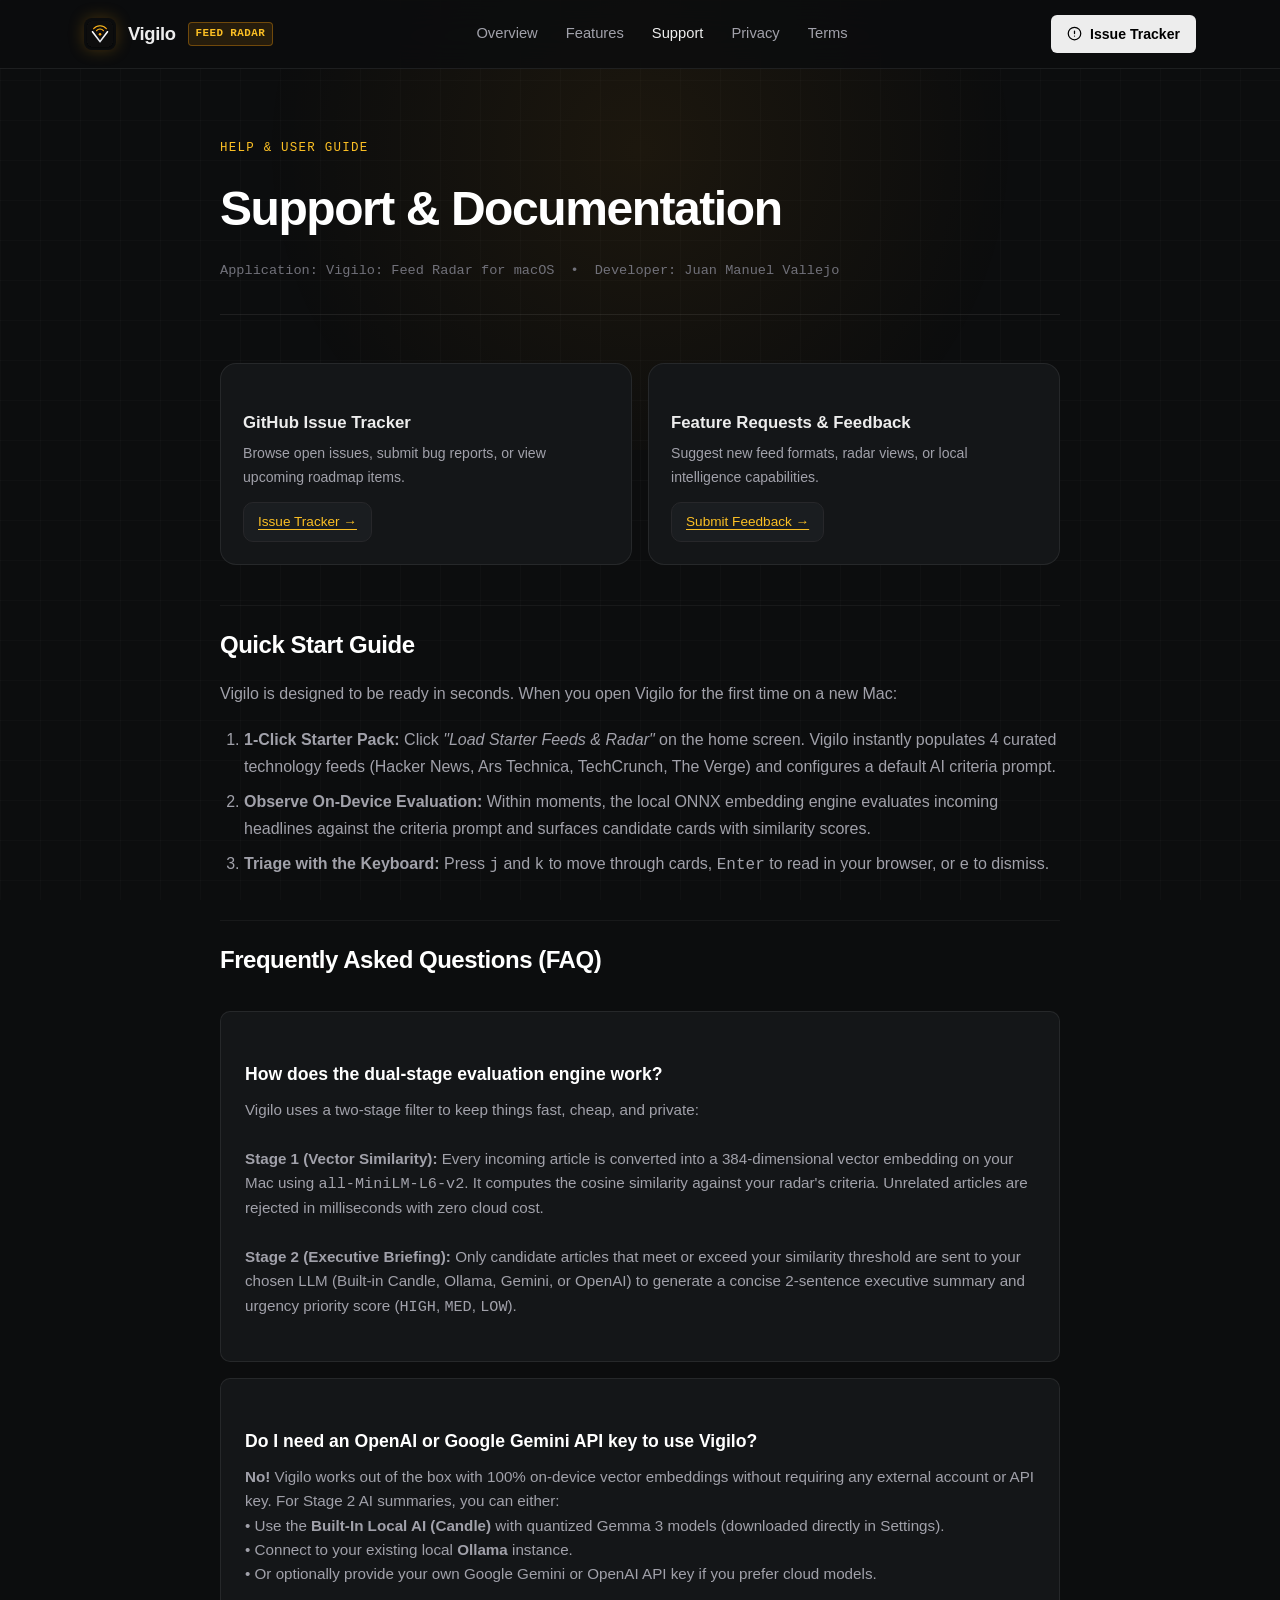
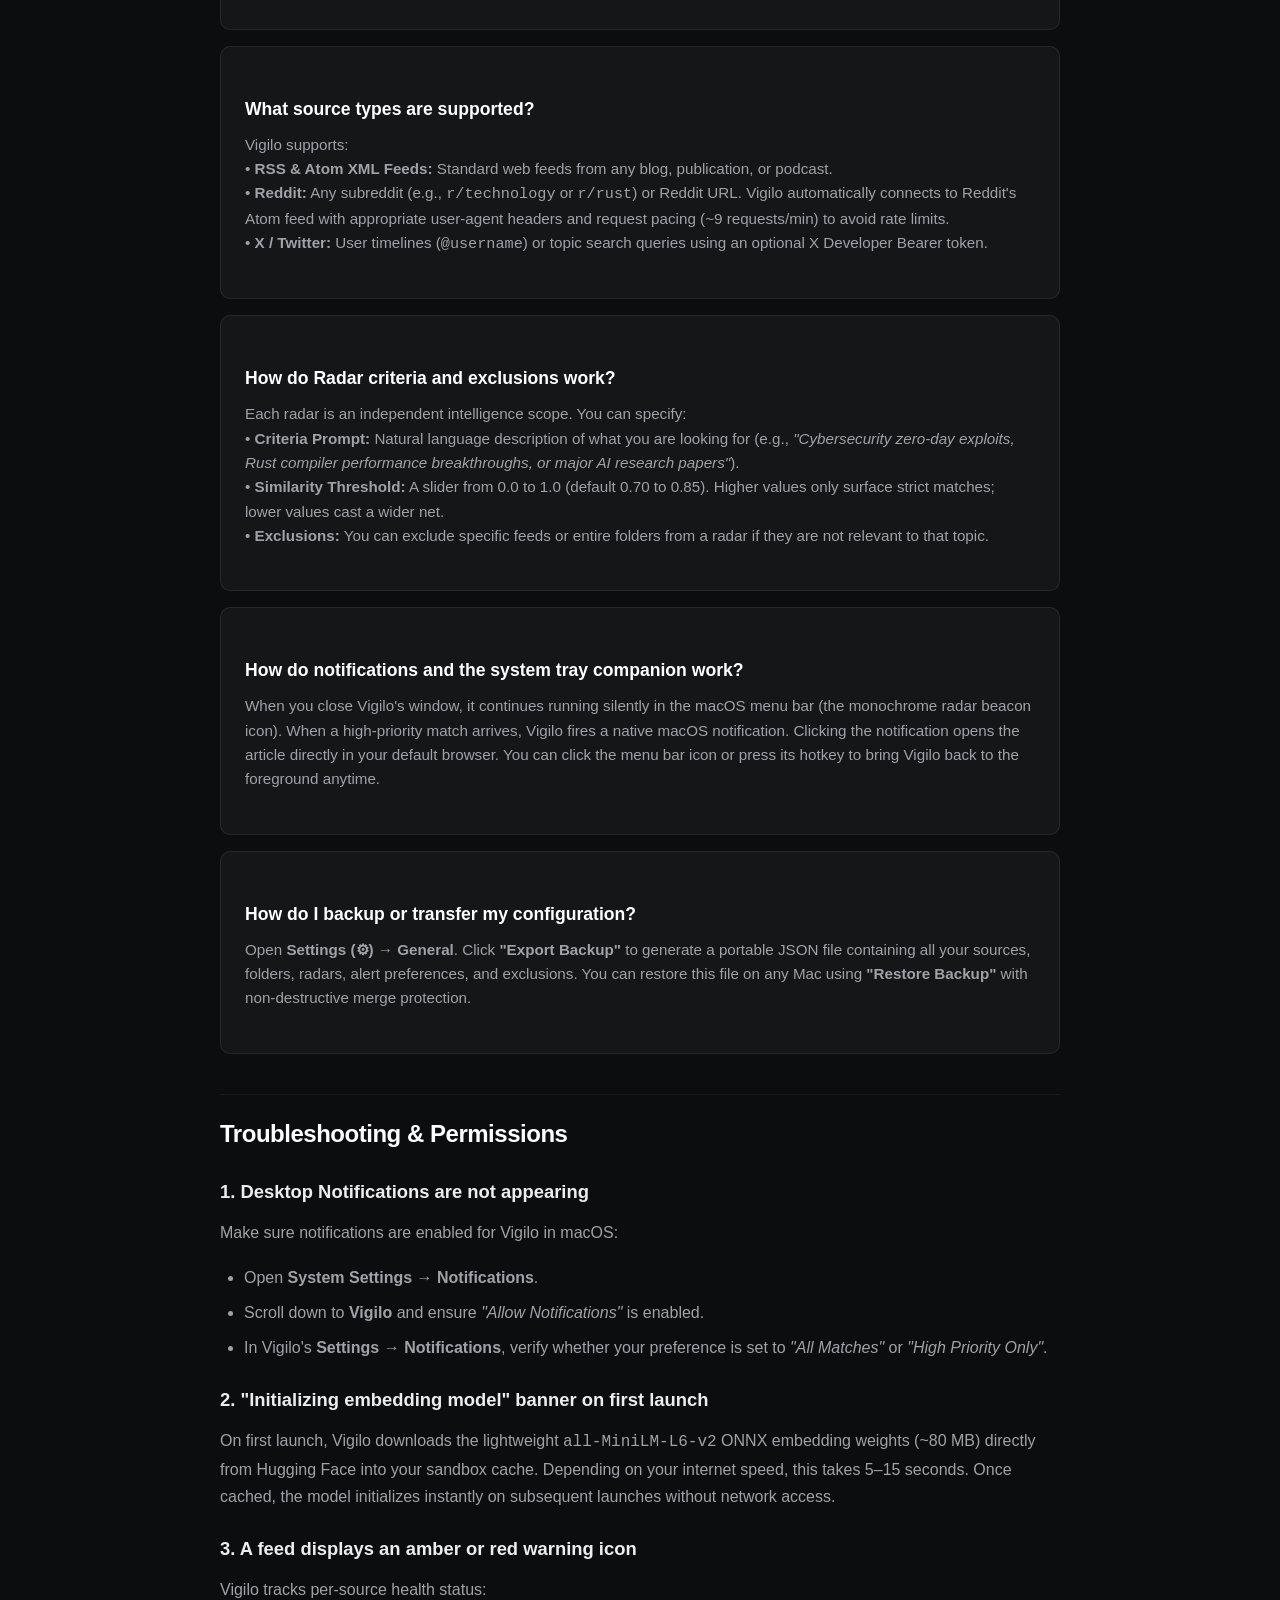
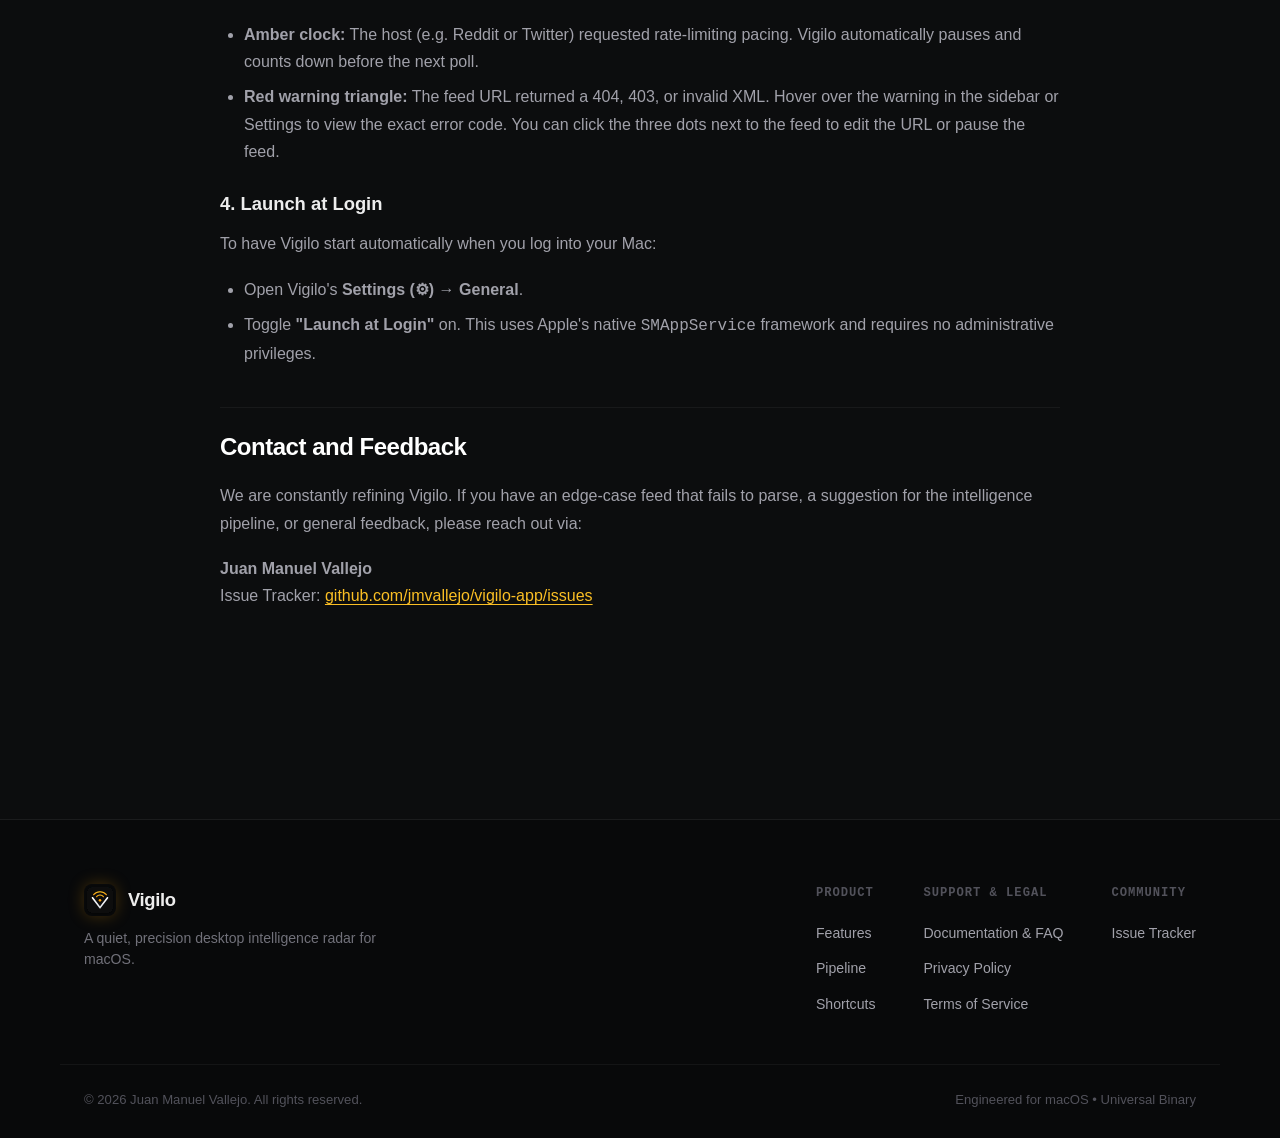
<file: support.html>
<!DOCTYPE html>
<html lang="en">
<head>
  <meta charset="UTF-8">
  <meta name="viewport" content="width=device-width, initial-scale=1.0">
  <title>Support & Documentation — Vigilo: Feed Radar</title>
  <meta name="description" content="Support, User Guide, FAQ, and Troubleshooting for Vigilo: Feed Radar on macOS. Get help, report issues, or contact the developer.">
  <link rel="icon" type="image/svg+xml" href="assets/favicon.svg">
  <link rel="stylesheet" href="styles.css">
</head>
<body>
  <div class="bg-grid"></div>
  <div class="radar-glow-radial"></div>

  <!-- Navigation Bar -->
  <header class="navbar">
    <div class="container nav-inner">
      <a href="index.html" class="brand">
        <img src="assets/vigilo-icon.svg" alt="Vigilo Logo" class="brand-icon">
        <span>Vigilo</span>
        <span class="brand-badge">Feed Radar</span>
      </a>
      <nav class="nav-links">
        <a href="index.html">Overview</a>
        <a href="index.html#features">Features</a>
        <a href="support.html" class="active">Support</a>
        <a href="privacy.html">Privacy</a>
        <a href="terms.html">Terms</a>
      </nav>
      <div class="nav-actions">
        <a href="https://github.com/jmvallejo/vigilo-app/issues" target="_blank" rel="noopener noreferrer" class="nav-cta">
          <svg width="15" height="15" viewBox="0 0 24 24" fill="none" stroke="currentColor" stroke-width="2" stroke-linecap="round" stroke-linejoin="round">
            <circle cx="12" cy="12" r="10"></circle>
            <line x1="12" y1="8" x2="12" y2="12"></line>
            <line x1="12" y1="16" x2="12.01" y2="16"></line>
          </svg>
          <span>Issue Tracker</span>
        </a>
      </div>
      <button class="mobile-menu-toggle" id="menuToggle" aria-label="Toggle navigation menu" aria-expanded="false">
        <svg class="icon-menu" width="22" height="22" viewBox="0 0 24 24" fill="none" stroke="currentColor" stroke-width="2" stroke-linecap="round" stroke-linejoin="round">
          <line x1="3" y1="12" x2="21" y2="12"></line>
          <line x1="3" y1="6" x2="21" y2="6"></line>
          <line x1="3" y1="18" x2="21" y2="18"></line>
        </svg>
        <svg class="icon-close" width="22" height="22" viewBox="0 0 24 24" fill="none" stroke="currentColor" stroke-width="2" stroke-linecap="round" stroke-linejoin="round">
          <line x1="18" y1="6" x2="6" y2="18"></line>
          <line x1="6" y1="6" x2="18" y2="18"></line>
        </svg>
      </button>
    </div>

    <!-- Mobile Navigation Drawer -->
    <nav class="mobile-menu" id="mobileMenu" aria-label="Mobile navigation">
      <div class="mobile-menu-links">
        <a href="index.html">Overview</a>
        <a href="index.html#features">Features</a>
        <a href="index.html#pipeline">Pipeline</a>
        <a href="support.html" class="active">Support & FAQ</a>
        <a href="privacy.html">Privacy Policy</a>
        <a href="terms.html">Terms of Service</a>
      </div>
      <div class="mobile-menu-actions">
        <a href="https://github.com/jmvallejo/vigilo-app/issues" target="_blank" rel="noopener noreferrer" class="btn-secondary" style="width: 100%; justify-content: center;">
          <svg width="16" height="16" viewBox="0 0 24 24" fill="none" stroke="currentColor" stroke-width="2" stroke-linecap="round" stroke-linejoin="round">
            <circle cx="12" cy="12" r="10"></circle>
            <line x1="12" y1="8" x2="12" y2="12"></line>
            <line x1="12" y1="16" x2="12.01" y2="16"></line>
          </svg>
          <span>Public Issue Tracker</span>
        </a>
      </div>
    </nav>
  </header>

  <!-- Document Body -->
  <main class="container container-narrow doc-page">
    <header class="doc-header">
      <span class="section-eyebrow">Help & User Guide</span>
      <h1>Support & Documentation</h1>
      <div class="doc-meta">
        <span>Application: Vigilo: Feed Radar for macOS</span>
        <span>•</span>
        <span>Developer: Juan Manuel Vallejo</span>
      </div>
    </header>

    <article class="doc-content">
      <!-- Contact Cards -->
      <div class="contact-cards-grid">
        <div class="feature-box" style="padding: 22px;">
          <h3 style="font-size: 1.05rem; margin-bottom: 6px;">GitHub Issue Tracker</h3>
          <p style="font-size: 0.88rem; margin-bottom: 12px;">Browse open issues, submit bug reports, or view upcoming roadmap items.</p>
          <a href="https://github.com/jmvallejo/vigilo-app/issues" target="_blank" rel="noopener noreferrer" class="btn-secondary" style="padding: 8px 14px; font-size: 0.85rem; display: inline-flex;">
            Issue Tracker →
          </a>
        </div>
        <div class="feature-box" style="padding: 22px;">
          <h3 style="font-size: 1.05rem; margin-bottom: 6px;">Feature Requests & Feedback</h3>
          <p style="font-size: 0.88rem; margin-bottom: 12px;">Suggest new feed formats, radar views, or local intelligence capabilities.</p>
          <a href="https://github.com/jmvallejo/vigilo-app/issues/new" target="_blank" rel="noopener noreferrer" class="btn-secondary" style="padding: 8px 14px; font-size: 0.85rem; display: inline-flex;">
            Submit Feedback →
          </a>
        </div>
      </div>

      <h2>Quick Start Guide</h2>
      <p>
        Vigilo is designed to be ready in seconds. When you open Vigilo for the first time on a new Mac:
      </p>
      <ol>
        <li>
          <strong>1-Click Starter Pack:</strong> Click <em>"Load Starter Feeds & Radar"</em> on the home screen. Vigilo instantly populates 4 curated technology feeds (Hacker News, Ars Technica, TechCrunch, The Verge) and configures a default AI criteria prompt.
        </li>
        <li>
          <strong>Observe On-Device Evaluation:</strong> Within moments, the local ONNX embedding engine evaluates incoming headlines against the criteria prompt and surfaces candidate cards with similarity scores.
        </li>
        <li>
          <strong>Triage with the Keyboard:</strong> Press <kbd>j</kbd> and <kbd>k</kbd> to move through cards, <kbd>Enter</kbd> to read in your browser, or <kbd>e</kbd> to dismiss.
        </li>
      </ol>

      <h2>Frequently Asked Questions (FAQ)</h2>

      <div class="faq-list">
        <div class="faq-card">
          <h3>How does the dual-stage evaluation engine work?</h3>
          <p>
            Vigilo uses a two-stage filter to keep things fast, cheap, and private:
            <br><br>
            <strong>Stage 1 (Vector Similarity):</strong> Every incoming article is converted into a 384-dimensional vector embedding on your Mac using <code>all-MiniLM-L6-v2</code>. It computes the cosine similarity against your radar's criteria. Unrelated articles are rejected in milliseconds with zero cloud cost.
            <br><br>
            <strong>Stage 2 (Executive Briefing):</strong> Only candidate articles that meet or exceed your similarity threshold are sent to your chosen LLM (Built-in Candle, Ollama, Gemini, or OpenAI) to generate a concise 2-sentence executive summary and urgency priority score (<code>HIGH</code>, <code>MED</code>, <code>LOW</code>).
          </p>
        </div>

        <div class="faq-card">
          <h3>Do I need an OpenAI or Google Gemini API key to use Vigilo?</h3>
          <p>
            <strong>No!</strong> Vigilo works out of the box with 100% on-device vector embeddings without requiring any external account or API key. For Stage 2 AI summaries, you can either:
            <br>• Use the <strong>Built-In Local AI (Candle)</strong> with quantized Gemma 3 models (downloaded directly in Settings).
            <br>• Connect to your existing local <strong>Ollama</strong> instance.
            <br>• Or optionally provide your own Google Gemini or OpenAI API key if you prefer cloud models.
          </p>
        </div>

        <div class="faq-card">
          <h3>What source types are supported?</h3>
          <p>
            Vigilo supports:
            <br>• <strong>RSS & Atom XML Feeds:</strong> Standard web feeds from any blog, publication, or podcast.
            <br>• <strong>Reddit:</strong> Any subreddit (e.g., <code>r/technology</code> or <code>r/rust</code>) or Reddit URL. Vigilo automatically connects to Reddit's Atom feed with appropriate user-agent headers and request pacing (~9 requests/min) to avoid rate limits.
            <br>• <strong>X / Twitter:</strong> User timelines (<code>@username</code>) or topic search queries using an optional X Developer Bearer token.
          </p>
        </div>

        <div class="faq-card">
          <h3>How do Radar criteria and exclusions work?</h3>
          <p>
            Each radar is an independent intelligence scope. You can specify:
            <br>• <strong>Criteria Prompt:</strong> Natural language description of what you are looking for (e.g., <em>"Cybersecurity zero-day exploits, Rust compiler performance breakthroughs, or major AI research papers"</em>).
            <br>• <strong>Similarity Threshold:</strong> A slider from 0.0 to 1.0 (default 0.70 to 0.85). Higher values only surface strict matches; lower values cast a wider net.
            <br>• <strong>Exclusions:</strong> You can exclude specific feeds or entire folders from a radar if they are not relevant to that topic.
          </p>
        </div>

        <div class="faq-card">
          <h3>How do notifications and the system tray companion work?</h3>
          <p>
            When you close Vigilo's window, it continues running silently in the macOS menu bar (the monochrome radar beacon icon). When a high-priority match arrives, Vigilo fires a native macOS notification. Clicking the notification opens the article directly in your default browser. You can click the menu bar icon or press its hotkey to bring Vigilo back to the foreground anytime.
          </p>
        </div>

        <div class="faq-card">
          <h3>How do I backup or transfer my configuration?</h3>
          <p>
            Open <strong>Settings (⚙) → General</strong>. Click <strong>"Export Backup"</strong> to generate a portable JSON file containing all your sources, folders, radars, alert preferences, and exclusions. You can restore this file on any Mac using <strong>"Restore Backup"</strong> with non-destructive merge protection.
          </p>
        </div>
      </div>

      <h2>Troubleshooting & Permissions</h2>

      <h3>1. Desktop Notifications are not appearing</h3>
      <p>
        Make sure notifications are enabled for Vigilo in macOS:
      </p>
      <ul>
        <li>Open <strong>System Settings → Notifications</strong>.</li>
        <li>Scroll down to <strong>Vigilo</strong> and ensure <em>"Allow Notifications"</em> is enabled.</li>
        <li>In Vigilo's <strong>Settings → Notifications</strong>, verify whether your preference is set to <em>"All Matches"</em> or <em>"High Priority Only"</em>.</li>
      </ul>

      <h3>2. "Initializing embedding model" banner on first launch</h3>
      <p>
        On first launch, Vigilo downloads the lightweight <code>all-MiniLM-L6-v2</code> ONNX embedding weights (~80 MB) directly from Hugging Face into your sandbox cache. Depending on your internet speed, this takes 5–15 seconds. Once cached, the model initializes instantly on subsequent launches without network access.
      </p>

      <h3>3. A feed displays an amber or red warning icon</h3>
      <p>
        Vigilo tracks per-source health status:
      </p>
      <ul>
        <li><strong>Amber clock:</strong> The host (e.g. Reddit or Twitter) requested rate-limiting pacing. Vigilo automatically pauses and counts down before the next poll.</li>
        <li><strong>Red warning triangle:</strong> The feed URL returned a 404, 403, or invalid XML. Hover over the warning in the sidebar or Settings to view the exact error code. You can click the three dots next to the feed to edit the URL or pause the feed.</li>
      </ul>

      <h3>4. Launch at Login</h3>
      <p>
        To have Vigilo start automatically when you log into your Mac:
      </p>
      <ul>
        <li>Open Vigilo's <strong>Settings (⚙) → General</strong>.</li>
        <li>Toggle <strong>"Launch at Login"</strong> on. This uses Apple's native <code>SMAppService</code> framework and requires no administrative privileges.</li>
      </ul>

      <h2>Contact and Feedback</h2>
      <p>
        We are constantly refining Vigilo. If you have an edge-case feed that fails to parse, a suggestion for the intelligence pipeline, or general feedback, please reach out via:
      </p>
      <p>
        <strong>Juan Manuel Vallejo</strong><br>
        Issue Tracker: <a href="https://github.com/jmvallejo/vigilo-app/issues" target="_blank" rel="noopener noreferrer">github.com/jmvallejo/vigilo-app/issues</a>
      </p>
    </article>
  </main>

  <!-- Footer -->
  <footer class="footer">
    <div class="container footer-inner">
      <div class="footer-brand">
        <a href="index.html" class="brand">
          <img src="assets/vigilo-icon.svg" alt="Vigilo Logo" class="brand-icon">
          <span>Vigilo</span>
        </a>
        <p>A quiet, precision desktop intelligence radar for macOS.</p>
      </div>
      <div class="footer-links-group">
        <div class="footer-col">
          <h4>Product</h4>
          <ul>
            <li><a href="index.html#features">Features</a></li>
            <li><a href="index.html#pipeline">Pipeline</a></li>
            <li><a href="index.html#shortcuts">Shortcuts</a></li>
          </ul>
        </div>
        <div class="footer-col">
          <h4>Support & Legal</h4>
          <ul>
            <li><a href="support.html">Documentation & FAQ</a></li>
            <li><a href="privacy.html">Privacy Policy</a></li>
            <li><a href="terms.html">Terms of Service</a></li>
          </ul>
        </div>
        <div class="footer-col">
          <h4>Community</h4>
          <ul>
            <li><a href="https://github.com/jmvallejo/vigilo-app/issues" target="_blank" rel="noopener noreferrer">Issue Tracker</a></li>
          </ul>
        </div>
      </div>
    </div>
    <div class="container footer-bottom">
      <span>© 2026 Juan Manuel Vallejo. All rights reserved.</span>
      <span>Engineered for macOS • Universal Binary</span>
    </div>
  </footer>

  <script>
    (function () {
      var toggle = document.getElementById('menuToggle');
      var navbar = document.querySelector('.navbar');
      if (!toggle || !navbar) return;
      toggle.addEventListener('click', function () {
        var isOpen = navbar.classList.toggle('is-open');
        toggle.setAttribute('aria-expanded', isOpen ? 'true' : 'false');
      });
      navbar.querySelectorAll('.mobile-menu a').forEach(function (link) {
        link.addEventListener('click', function () {
          navbar.classList.remove('is-open');
          toggle.setAttribute('aria-expanded', 'false');
        });
      });
      document.addEventListener('keydown', function (e) {
        if (e.key === 'Escape' && navbar.classList.contains('is-open')) {
          navbar.classList.remove('is-open');
          toggle.setAttribute('aria-expanded', 'false');
        }
      });
    })();
  </script>
</body>
</html>
</file>
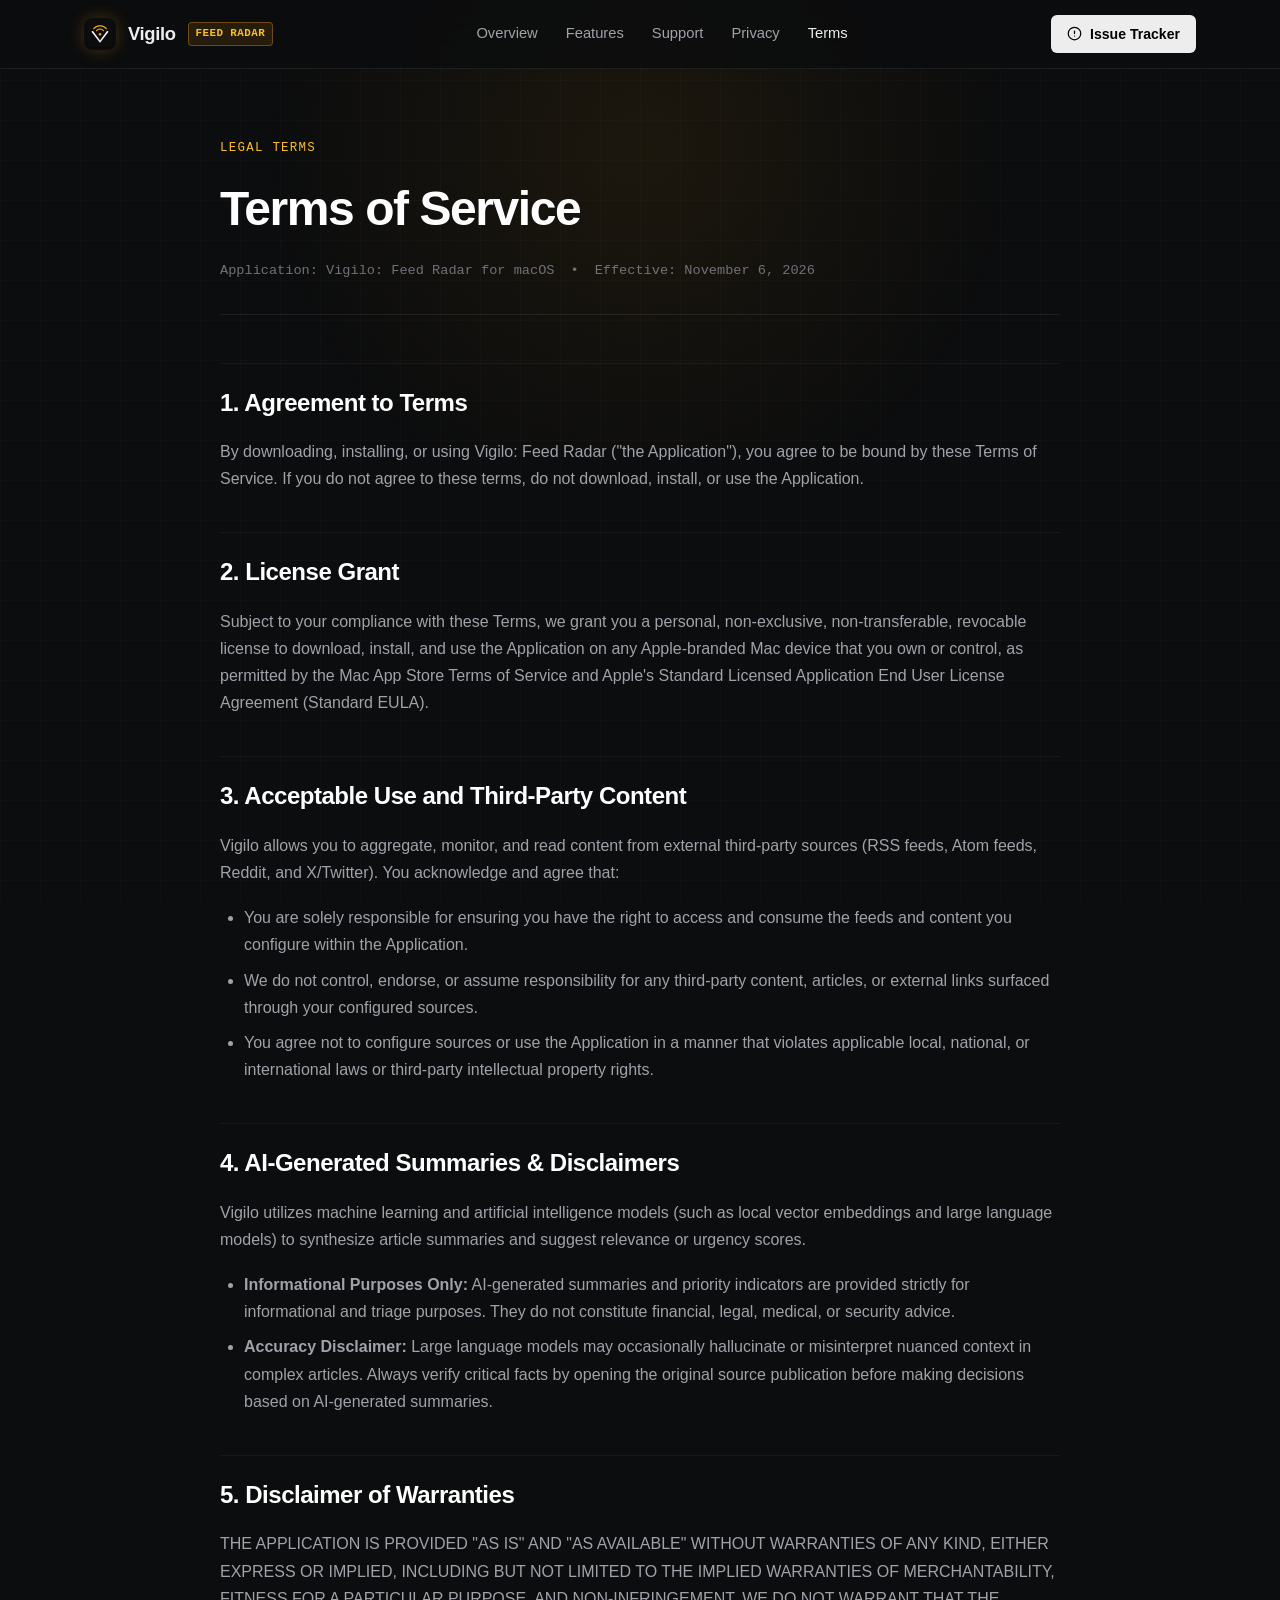
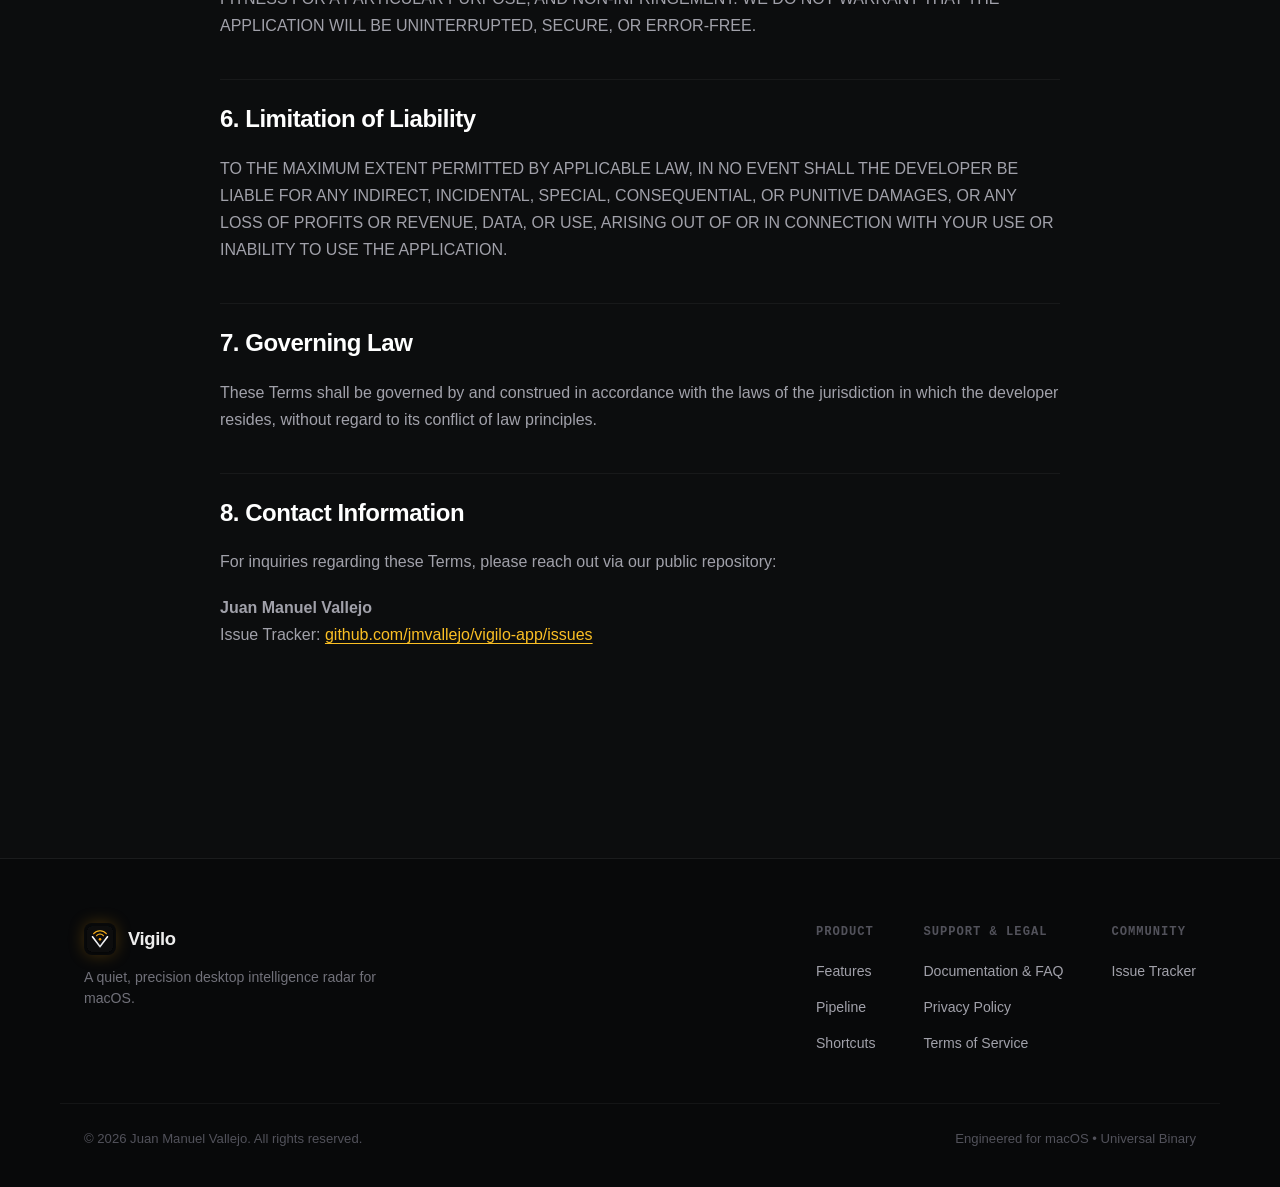
<file: terms.html>
<!DOCTYPE html>
<html lang="en">
<head>
  <meta charset="UTF-8">
  <meta name="viewport" content="width=device-width, initial-scale=1.0">
  <title>Terms of Service — Vigilo: Feed Radar</title>
  <meta name="description" content="Terms of Service and End User License Agreement for Vigilo: Feed Radar on macOS.">
  <link rel="icon" type="image/svg+xml" href="assets/favicon.svg">
  <link rel="stylesheet" href="styles.css">
</head>
<body>
  <div class="bg-grid"></div>
  <div class="radar-glow-radial"></div>

  <!-- Navigation Bar -->
  <header class="navbar">
    <div class="container nav-inner">
      <a href="index.html" class="brand">
        <img src="assets/vigilo-icon.svg" alt="Vigilo Logo" class="brand-icon">
        <span>Vigilo</span>
        <span class="brand-badge">Feed Radar</span>
      </a>
      <nav class="nav-links">
        <a href="index.html">Overview</a>
        <a href="index.html#features">Features</a>
        <a href="support.html">Support</a>
        <a href="privacy.html">Privacy</a>
        <a href="terms.html" class="active">Terms</a>
      </nav>
      <div class="nav-actions">
        <a href="https://github.com/jmvallejo/vigilo-app/issues" target="_blank" rel="noopener noreferrer" class="nav-cta">
          <svg width="15" height="15" viewBox="0 0 24 24" fill="none" stroke="currentColor" stroke-width="2" stroke-linecap="round" stroke-linejoin="round">
            <circle cx="12" cy="12" r="10"></circle>
            <line x1="12" y1="8" x2="12" y2="12"></line>
            <line x1="12" y1="16" x2="12.01" y2="16"></line>
          </svg>
          <span>Issue Tracker</span>
        </a>
      </div>
      <button class="mobile-menu-toggle" id="menuToggle" aria-label="Toggle navigation menu" aria-expanded="false">
        <svg class="icon-menu" width="22" height="22" viewBox="0 0 24 24" fill="none" stroke="currentColor" stroke-width="2" stroke-linecap="round" stroke-linejoin="round">
          <line x1="3" y1="12" x2="21" y2="12"></line>
          <line x1="3" y1="6" x2="21" y2="6"></line>
          <line x1="3" y1="18" x2="21" y2="18"></line>
        </svg>
        <svg class="icon-close" width="22" height="22" viewBox="0 0 24 24" fill="none" stroke="currentColor" stroke-width="2" stroke-linecap="round" stroke-linejoin="round">
          <line x1="18" y1="6" x2="6" y2="18"></line>
          <line x1="6" y1="6" x2="18" y2="18"></line>
        </svg>
      </button>
    </div>

    <!-- Mobile Navigation Drawer -->
    <nav class="mobile-menu" id="mobileMenu" aria-label="Mobile navigation">
      <div class="mobile-menu-links">
        <a href="index.html">Overview</a>
        <a href="index.html#features">Features</a>
        <a href="index.html#pipeline">Pipeline</a>
        <a href="support.html">Support & FAQ</a>
        <a href="privacy.html">Privacy Policy</a>
        <a href="terms.html" class="active">Terms of Service</a>
      </div>
      <div class="mobile-menu-actions">
        <a href="https://github.com/jmvallejo/vigilo-app/issues" target="_blank" rel="noopener noreferrer" class="btn-secondary" style="width: 100%; justify-content: center;">
          <svg width="16" height="16" viewBox="0 0 24 24" fill="none" stroke="currentColor" stroke-width="2" stroke-linecap="round" stroke-linejoin="round">
            <circle cx="12" cy="12" r="10"></circle>
            <line x1="12" y1="8" x2="12" y2="12"></line>
            <line x1="12" y1="16" x2="12.01" y2="16"></line>
          </svg>
          <span>Public Issue Tracker</span>
        </a>
      </div>
    </nav>
  </header>

  <!-- Document Body -->
  <main class="container container-narrow doc-page">
    <header class="doc-header">
      <span class="section-eyebrow">Legal Terms</span>
      <h1>Terms of Service</h1>
      <div class="doc-meta">
        <span>Application: Vigilo: Feed Radar for macOS</span>
        <span>•</span>
        <span>Effective: November 6, 2026</span>
      </div>
    </header>

    <article class="doc-content">
      <h2>1. Agreement to Terms</h2>
      <p>
        By downloading, installing, or using Vigilo: Feed Radar ("the Application"), you agree to be bound by these Terms of Service. If you do not agree to these terms, do not download, install, or use the Application.
      </p>

      <h2>2. License Grant</h2>
      <p>
        Subject to your compliance with these Terms, we grant you a personal, non-exclusive, non-transferable, revocable license to download, install, and use the Application on any Apple-branded Mac device that you own or control, as permitted by the Mac App Store Terms of Service and Apple's Standard Licensed Application End User License Agreement (Standard EULA).
      </p>

      <h2>3. Acceptable Use and Third-Party Content</h2>
      <p>
        Vigilo allows you to aggregate, monitor, and read content from external third-party sources (RSS feeds, Atom feeds, Reddit, and X/Twitter). You acknowledge and agree that:
      </p>
      <ul>
        <li>You are solely responsible for ensuring you have the right to access and consume the feeds and content you configure within the Application.</li>
        <li>We do not control, endorse, or assume responsibility for any third-party content, articles, or external links surfaced through your configured sources.</li>
        <li>You agree not to configure sources or use the Application in a manner that violates applicable local, national, or international laws or third-party intellectual property rights.</li>
      </ul>

      <h2>4. AI-Generated Summaries & Disclaimers</h2>
      <p>
        Vigilo utilizes machine learning and artificial intelligence models (such as local vector embeddings and large language models) to synthesize article summaries and suggest relevance or urgency scores.
      </p>
      <ul>
        <li><strong>Informational Purposes Only:</strong> AI-generated summaries and priority indicators are provided strictly for informational and triage purposes. They do not constitute financial, legal, medical, or security advice.</li>
        <li><strong>Accuracy Disclaimer:</strong> Large language models may occasionally hallucinate or misinterpret nuanced context in complex articles. Always verify critical facts by opening the original source publication before making decisions based on AI-generated summaries.</li>
      </ul>

      <h2>5. Disclaimer of Warranties</h2>
      <p>
        THE APPLICATION IS PROVIDED "AS IS" AND "AS AVAILABLE" WITHOUT WARRANTIES OF ANY KIND, EITHER EXPRESS OR IMPLIED, INCLUDING BUT NOT LIMITED TO THE IMPLIED WARRANTIES OF MERCHANTABILITY, FITNESS FOR A PARTICULAR PURPOSE, AND NON-INFRINGEMENT. WE DO NOT WARRANT THAT THE APPLICATION WILL BE UNINTERRUPTED, SECURE, OR ERROR-FREE.
      </p>

      <h2>6. Limitation of Liability</h2>
      <p>
        TO THE MAXIMUM EXTENT PERMITTED BY APPLICABLE LAW, IN NO EVENT SHALL THE DEVELOPER BE LIABLE FOR ANY INDIRECT, INCIDENTAL, SPECIAL, CONSEQUENTIAL, OR PUNITIVE DAMAGES, OR ANY LOSS OF PROFITS OR REVENUE, DATA, OR USE, ARISING OUT OF OR IN CONNECTION WITH YOUR USE OR INABILITY TO USE THE APPLICATION.
      </p>

      <h2>7. Governing Law</h2>
      <p>
        These Terms shall be governed by and construed in accordance with the laws of the jurisdiction in which the developer resides, without regard to its conflict of law principles.
      </p>

      <h2>8. Contact Information</h2>
      <p>
        For inquiries regarding these Terms, please reach out via our public repository:
      </p>
      <p>
        <strong>Juan Manuel Vallejo</strong><br>
        Issue Tracker: <a href="https://github.com/jmvallejo/vigilo-app/issues" target="_blank" rel="noopener noreferrer">github.com/jmvallejo/vigilo-app/issues</a>
      </p>
    </article>
  </main>

  <!-- Footer -->
  <footer class="footer">
    <div class="container footer-inner">
      <div class="footer-brand">
        <a href="index.html" class="brand">
          <img src="assets/vigilo-icon.svg" alt="Vigilo Logo" class="brand-icon">
          <span>Vigilo</span>
        </a>
        <p>A quiet, precision desktop intelligence radar for macOS.</p>
      </div>
      <div class="footer-links-group">
        <div class="footer-col">
          <h4>Product</h4>
          <ul>
            <li><a href="index.html#features">Features</a></li>
            <li><a href="index.html#pipeline">Pipeline</a></li>
            <li><a href="index.html#shortcuts">Shortcuts</a></li>
          </ul>
        </div>
        <div class="footer-col">
          <h4>Support & Legal</h4>
          <ul>
            <li><a href="support.html">Documentation & FAQ</a></li>
            <li><a href="privacy.html">Privacy Policy</a></li>
            <li><a href="terms.html">Terms of Service</a></li>
          </ul>
        </div>
        <div class="footer-col">
          <h4>Community</h4>
          <ul>
            <li><a href="https://github.com/jmvallejo/vigilo-app/issues" target="_blank" rel="noopener noreferrer">Issue Tracker</a></li>
          </ul>
        </div>
      </div>
    </div>
    <div class="container footer-bottom">
      <span>© 2026 Juan Manuel Vallejo. All rights reserved.</span>
      <span>Engineered for macOS • Universal Binary</span>
    </div>
  </footer>

  <script>
    (function () {
      var toggle = document.getElementById('menuToggle');
      var navbar = document.querySelector('.navbar');
      if (!toggle || !navbar) return;
      toggle.addEventListener('click', function () {
        var isOpen = navbar.classList.toggle('is-open');
        toggle.setAttribute('aria-expanded', isOpen ? 'true' : 'false');
      });
      navbar.querySelectorAll('.mobile-menu a').forEach(function (link) {
        link.addEventListener('click', function () {
          navbar.classList.remove('is-open');
          toggle.setAttribute('aria-expanded', 'false');
        });
      });
      document.addEventListener('keydown', function (e) {
        if (e.key === 'Escape' && navbar.classList.contains('is-open')) {
          navbar.classList.remove('is-open');
          toggle.setAttribute('aria-expanded', 'false');
        }
      });
    })();
  </script>
</body>
</html>
</file>
<file: styles.css>
:root {
  --bg: #0C0D0E;
  --bg-elevated: #141618;
  --bg-surface: #1A1D20;
  --bg-hover: #22262B;
  --border: #27272A;
  --border-subtle: rgba(255, 255, 255, 0.08);
  --border-amber: rgba(245, 158, 11, 0.35);

  --amber: #F59E0B;
  --amber-light: #FBBF24;
  --amber-dark: #D97706;
  --amber-glow: rgba(245, 158, 11, 0.15);

  --emerald: #10B981;
  --emerald-glow: rgba(16, 185, 129, 0.15);
  --rose: #F43F5E;
  --rose-glow: rgba(244, 63, 94, 0.15);
  --blue: #3B82F6;

  --text-primary: #EDEDED;
  --text-secondary: #A1A1AA;
  --text-muted: #71717A;
  --text-dim: #52525B;

  --font-sans: -apple-system, BlinkMacSystemFont, "SF Pro Display", "SF Pro Text", "Segoe UI", Roboto, "Inter", sans-serif;
  --font-mono: ui-monospace, "SF Mono", "Menlo", "Monaco", "Cascadia Code", monospace;

  --max-w: 1160px;
  --radius-sm: 6px;
  --radius-md: 10px;
  --radius-lg: 16px;
  --radius-xl: 24px;
}

*, *::before, *::after {
  box-sizing: border-box;
  margin: 0;
  padding: 0;
}

html {
  scroll-behavior: smooth;
  color-scheme: dark;
  background-color: var(--bg);
  overflow-x: hidden;
  max-width: 100vw;
}

body {
  font-family: var(--font-sans);
  background-color: var(--bg);
  color: var(--text-primary);
  line-height: 1.6;
  -webkit-font-smoothing: antialiased;
  -moz-osx-font-smoothing: grayscale;
  overflow-x: hidden;
  max-width: 100vw;
  position: relative;
}

/* Background Atmosphere */
.bg-grid {
  position: fixed;
  inset: 0;
  background-image: 
    linear-gradient(to right, rgba(255, 255, 255, 0.02) 1px, transparent 1px),
    linear-gradient(to bottom, rgba(255, 255, 255, 0.02) 1px, transparent 1px);
  background-size: 40px 40px;
  pointer-events: none;
  z-index: 0;
}

.radar-glow-radial {
  position: fixed;
  top: -150px;
  left: 50%;
  transform: translateX(-50%);
  width: 900px;
  max-width: 100vw;
  height: 600px;
  background: radial-gradient(circle, rgba(245, 158, 11, 0.07) 0%, rgba(12, 13, 14, 0) 70%);
  pointer-events: none;
  z-index: 0;
}

/* Layout Containers */
.container {
  width: 100%;
  max-width: var(--max-w);
  margin: 0 auto;
  padding: 0 24px;
  position: relative;
  z-index: 1;
}

.container-narrow {
  max-width: 840px;
}

/* Top Navigation */
.navbar {
  position: sticky;
  top: 0;
  z-index: 50;
  background: rgba(12, 13, 14, 0.82);
  backdrop-filter: blur(16px);
  -webkit-backdrop-filter: blur(16px);
  border-bottom: 1px solid var(--border-subtle);
}

.navbar .nav-inner {
  display: flex;
  align-items: center;
  justify-content: space-between;
  height: 68px;
}

.brand {
  display: flex;
  align-items: center;
  gap: 12px;
  text-decoration: none;
  color: var(--text-primary);
  font-weight: 600;
  font-size: 1.15rem;
  letter-spacing: -0.02em;
}

.brand-icon {
  width: 32px;
  height: 32px;
  border-radius: 8px;
  box-shadow: 0 0 16px rgba(245, 158, 11, 0.25);
  display: block;
}

.brand-badge {
  font-size: 0.68rem;
  font-family: var(--font-mono);
  text-transform: uppercase;
  background: rgba(245, 158, 11, 0.12);
  color: var(--amber-light);
  border: 1px solid var(--border-amber);
  padding: 2px 7px;
  border-radius: 4px;
  letter-spacing: 0.04em;
}

.nav-links {
  display: flex;
  align-items: center;
  gap: 28px;
}

.nav-links a {
  color: var(--text-secondary);
  text-decoration: none;
  font-size: 0.92rem;
  font-weight: 500;
  transition: color 0.15s ease;
}

.nav-links a:hover,
.nav-links a.active {
  color: var(--text-primary);
}

.nav-cta {
  display: inline-flex;
  align-items: center;
  gap: 8px;
  background: var(--text-primary);
  color: #000;
  padding: 8px 16px;
  border-radius: var(--radius-sm);
  font-size: 0.88rem;
  font-weight: 600;
  text-decoration: none;
  transition: transform 0.15s ease, background-color 0.15s ease;
}

.nav-cta:hover {
  background: #FFF;
  transform: translateY(-1px);
}

.nav-actions {
  display: flex;
  align-items: center;
  gap: 12px;
}

.nav-action-btn {
  padding: 7px 14px;
  font-size: 0.85rem;
}

.mobile-menu-toggle {
  display: none;
  background: var(--bg-surface);
  border: 1px solid var(--border);
  color: var(--text-primary);
  width: 42px;
  height: 42px;
  border-radius: var(--radius-sm);
  align-items: center;
  justify-content: center;
  cursor: pointer;
  padding: 0;
  transition: background-color 0.15s ease, border-color 0.15s ease;
  touch-action: manipulation;
  -webkit-tap-highlight-color: transparent;
}

.mobile-menu-toggle:hover,
.mobile-menu-toggle:focus-visible {
  background: var(--bg-hover);
  border-color: var(--amber);
  outline: none;
}

.mobile-menu-toggle .icon-close {
  display: none;
}

.navbar.is-open .mobile-menu-toggle .icon-menu {
  display: none;
}

.navbar.is-open .mobile-menu-toggle .icon-close {
  display: block;
}

.mobile-menu {
  display: none;
}

/* Hero Section */
.hero {
  padding: 96px 0 64px;
  text-align: center;
}

.pill-status {
  display: inline-flex;
  align-items: center;
  gap: 8px;
  padding: 6px 14px;
  background: rgba(245, 158, 11, 0.08);
  border: 1px solid var(--border-amber);
  border-radius: 100px;
  font-size: 0.8rem;
  font-family: var(--font-mono);
  color: var(--amber-light);
  margin-bottom: 28px;
  letter-spacing: 0.02em;
}

.beacon-dot {
  width: 7px;
  height: 7px;
  border-radius: 50%;
  background: var(--amber);
  box-shadow: 0 0 10px var(--amber);
  animation: pulse-beacon 2s infinite ease-in-out;
}

@keyframes pulse-beacon {
  0%, 100% { opacity: 1; transform: scale(1); }
  50% { opacity: 0.4; transform: scale(0.85); }
}

.hero h1 {
  font-size: clamp(2.4rem, 5.5vw, 4.2rem);
  font-weight: 700;
  line-height: 1.1;
  letter-spacing: -0.035em;
  color: #FFF;
  margin-bottom: 22px;
  max-width: 920px;
  margin-left: auto;
  margin-right: auto;
}

.hero h1 span.gradient {
  background: linear-gradient(135deg, #FFFFFF 30%, var(--amber-light) 90%);
  -webkit-background-clip: text;
  -webkit-text-fill-color: transparent;
}

.hero p.lead {
  font-size: clamp(1.05rem, 2vw, 1.3rem);
  color: var(--text-secondary);
  line-height: 1.55;
  max-width: 680px;
  margin: 0 auto 36px;
  font-weight: 400;
}

.hero-actions {
  display: flex;
  align-items: center;
  justify-content: center;
  gap: 16px;
  flex-wrap: wrap;
  margin-bottom: 24px;
}

.btn-primary {
  display: inline-flex;
  align-items: center;
  gap: 10px;
  background: linear-gradient(180deg, #F59E0B 0%, #D97706 100%);
  color: #000;
  font-weight: 600;
  padding: 13px 26px;
  border-radius: var(--radius-md);
  text-decoration: none;
  font-size: 1rem;
  box-shadow: 0 0 24px rgba(245, 158, 11, 0.3), inset 0 1px 0 rgba(255, 255, 255, 0.35);
  transition: transform 0.15s ease, box-shadow 0.15s ease;
  border: 1px solid #B45309;
}

.btn-primary:hover {
  transform: translateY(-2px);
  box-shadow: 0 0 32px rgba(245, 158, 11, 0.45);
}

.btn-secondary {
  display: inline-flex;
  align-items: center;
  gap: 10px;
  background: var(--bg-surface);
  color: var(--text-primary);
  font-weight: 500;
  padding: 13px 22px;
  border-radius: var(--radius-md);
  text-decoration: none;
  font-size: 1rem;
  border: 1px solid var(--border);
  transition: background-color 0.15s ease, border-color 0.15s ease;
}

.btn-secondary:hover {
  background: var(--bg-hover);
  border-color: var(--border-highlight);
}

.hero-spec-pill {
  font-size: 0.82rem;
  color: var(--text-muted);
  font-family: var(--font-mono);
}

/* App Window Mockup */
.mockup-wrapper {
  margin: 54px auto 0;
  max-width: 980px;
  position: relative;
}

.mockup-glow {
  position: absolute;
  inset: -20px;
  background: radial-gradient(circle at center, rgba(245, 158, 11, 0.12) 0%, transparent 70%);
  filter: blur(28px);
  z-index: 0;
}

.mockup-window {
  position: relative;
  z-index: 1;
  background: var(--bg);
  border: 1px solid var(--border-subtle);
  border-radius: var(--radius-lg);
  box-shadow: 0 28px 70px rgba(0, 0, 0, 0.75), 0 0 0 1px rgba(255, 255, 255, 0.05);
  overflow: hidden;
  text-align: left;
}

.mockup-header {
  height: 48px;
  background: #111214;
  border-bottom: 1px solid var(--border-subtle);
  display: flex;
  align-items: center;
  padding: 0 16px;
  gap: 14px;
}

.traffic-lights {
  display: flex;
  gap: 8px;
}

.traffic-light {
  width: 12px;
  height: 12px;
  border-radius: 50%;
}

.tl-red { background: #FF5F56; }
.tl-yellow { background: #FFBD2E; }
.tl-green { background: #27C93F; }

.mockup-titlebar {
  flex: 1;
  display: flex;
  align-items: center;
  justify-content: space-between;
  font-size: 0.8rem;
  font-family: var(--font-mono);
  color: var(--text-muted);
}

.mockup-radar-status {
  display: flex;
  align-items: center;
  gap: 8px;
  background: rgba(245, 158, 11, 0.08);
  border: 1px solid rgba(245, 158, 11, 0.2);
  padding: 3px 10px;
  border-radius: 4px;
  color: var(--amber-light);
}

.mockup-body {
  display: grid;
  grid-template-columns: 240px 1fr;
  min-height: 440px;
}

.mockup-sidebar {
  background: #0E0F11;
  border-right: 1px solid var(--border-subtle);
  padding: 16px;
  display: flex;
  flex-direction: column;
  gap: 20px;
}

.mockup-side-group-title {
  font-size: 0.68rem;
  font-family: var(--font-mono);
  text-transform: uppercase;
  color: var(--text-dim);
  letter-spacing: 0.08em;
  margin-bottom: 8px;
}

.mockup-radar-item {
  display: flex;
  align-items: center;
  justify-content: space-between;
  padding: 8px 10px;
  background: rgba(245, 158, 11, 0.08);
  border: 1px solid var(--border-amber);
  border-radius: var(--radius-sm);
  color: #FFF;
  font-size: 0.82rem;
  font-weight: 500;
}

.mockup-radar-badge {
  background: var(--amber);
  color: #000;
  font-size: 0.68rem;
  font-weight: 700;
  padding: 1px 6px;
  border-radius: 10px;
}

.mockup-folder-item {
  display: flex;
  align-items: center;
  gap: 8px;
  color: var(--text-secondary);
  font-size: 0.8rem;
  padding: 5px 6px;
}

.mockup-stream {
  background: var(--bg);
  padding: 20px;
  display: flex;
  flex-direction: column;
  gap: 14px;
}

.mockup-stream-header {
  display: flex;
  align-items: center;
  justify-content: space-between;
  border-bottom: 1px solid var(--border-subtle);
  padding-bottom: 12px;
}

.mockup-prompt-indicator {
  font-family: var(--font-mono);
  font-size: 0.74rem;
  color: var(--text-secondary);
  max-width: 480px;
  overflow: hidden;
  text-overflow: ellipsis;
  white-space: nowrap;
}

.mockup-prompt-indicator strong {
  color: var(--amber-light);
}

.briefing-card-mock {
  background: var(--bg-elevated);
  border: 1px solid rgba(245, 158, 11, 0.35);
  border-radius: var(--radius-md);
  padding: 16px;
  box-shadow: 0 4px 20px rgba(0, 0, 0, 0.4);
  position: relative;
}

.briefing-card-selected-tag {
  position: absolute;
  top: 14px;
  right: 14px;
  display: flex;
  align-items: center;
  gap: 6px;
}

.briefing-meta {
  display: flex;
  align-items: center;
  gap: 10px;
  font-size: 0.72rem;
  font-family: var(--font-mono);
  color: var(--text-muted);
  margin-bottom: 8px;
}

.badge-urgency {
  background: rgba(244, 63, 94, 0.15);
  border: 1px solid rgba(244, 63, 94, 0.35);
  color: #FDA4AF;
  font-weight: 700;
  padding: 2px 6px;
  border-radius: 3px;
  font-size: 0.65rem;
  letter-spacing: 0.05em;
}

.badge-score {
  background: rgba(245, 158, 11, 0.12);
  border: 1px solid var(--border-amber);
  color: var(--amber-light);
  font-weight: 600;
  padding: 2px 6px;
  border-radius: 3px;
  font-size: 0.65rem;
}

.briefing-card-mock h3 {
  font-size: 1rem;
  color: #FFF;
  font-weight: 600;
  line-height: 1.35;
  margin-bottom: 8px;
}

.briefing-card-mock p.briefing-summary {
  font-size: 0.85rem;
  color: var(--text-secondary);
  line-height: 1.5;
  background: rgba(0, 0, 0, 0.25);
  padding: 10px 12px;
  border-left: 2px solid var(--amber);
  border-radius: 0 var(--radius-sm) var(--radius-sm) 0;
  margin-bottom: 10px;
}

.briefing-card-actions {
  display: flex;
  align-items: center;
  justify-content: space-between;
  font-size: 0.72rem;
  font-family: var(--font-mono);
  color: var(--text-muted);
}

.kbd-shortcut-pills {
  display: flex;
  gap: 6px;
}

.kbd-shortcut-pills kbd {
  background: #27272A;
  color: var(--text-primary);
  padding: 1px 6px;
  border-radius: 3px;
  border: 1px solid #3F3F46;
  font-size: 0.7rem;
}

/* Pipeline Architecture Section */
.section {
  padding: 96px 0;
  border-top: 1px solid var(--border-subtle);
}

.section-head {
  text-align: center;
  max-width: 680px;
  margin: 0 auto 56px;
}

.section-eyebrow {
  display: inline-block;
  font-size: 0.78rem;
  font-family: var(--font-mono);
  text-transform: uppercase;
  color: var(--amber-light);
  letter-spacing: 0.1em;
  margin-bottom: 12px;
}

.section-title {
  font-size: clamp(1.8rem, 3.5vw, 2.6rem);
  font-weight: 700;
  letter-spacing: -0.025em;
  color: #FFF;
  line-height: 1.2;
  margin-bottom: 16px;
}

.section-desc {
  font-size: 1.05rem;
  color: var(--text-secondary);
  line-height: 1.6;
}

/* Dual-Stage Pipeline */
.pipeline-grid {
  display: grid;
  grid-template-columns: repeat(3, 1fr);
  gap: 24px;
  margin-top: 36px;
}

.pipeline-card {
  background: var(--bg-elevated);
  border: 1px solid var(--border-subtle);
  border-radius: var(--radius-lg);
  padding: 32px 24px;
  position: relative;
  transition: transform 0.2s ease, border-color 0.2s ease;
}

.pipeline-card:hover {
  transform: translateY(-3px);
  border-color: rgba(245, 158, 11, 0.4);
}

.pipeline-step-badge {
  width: 36px;
  height: 36px;
  border-radius: 10px;
  display: flex;
  align-items: center;
  justify-content: center;
  background: rgba(245, 158, 11, 0.1);
  border: 1px solid var(--border-amber);
  color: var(--amber-light);
  font-family: var(--font-mono);
  font-weight: 700;
  font-size: 0.95rem;
  margin-bottom: 20px;
}

.pipeline-card h3 {
  font-size: 1.2rem;
  color: #FFF;
  font-weight: 600;
  margin-bottom: 12px;
}

.pipeline-card p {
  font-size: 0.92rem;
  color: var(--text-secondary);
  line-height: 1.6;
  margin-bottom: 16px;
}

.pipeline-tags {
  display: flex;
  flex-wrap: wrap;
  gap: 6px;
}

.pipeline-tag {
  font-size: 0.72rem;
  font-family: var(--font-mono);
  background: #1C1F23;
  color: var(--text-muted);
  padding: 3px 8px;
  border-radius: 4px;
  border: 1px solid rgba(255, 255, 255, 0.05);
}

/* Feature Grid */
.features-grid {
  display: grid;
  grid-template-columns: repeat(auto-fill, minmax(320px, 1fr));
  gap: 24px;
}

.feature-box {
  background: var(--bg-elevated);
  border: 1px solid var(--border-subtle);
  border-radius: var(--radius-lg);
  padding: 28px;
  transition: transform 0.2s ease, border-color 0.2s ease, box-shadow 0.2s ease;
}

.feature-box:hover {
  border-color: rgba(255, 255, 255, 0.15);
  box-shadow: 0 12px 30px rgba(0, 0, 0, 0.4);
}

.feature-icon-wrapper {
  width: 44px;
  height: 44px;
  border-radius: 10px;
  background: rgba(255, 255, 255, 0.04);
  border: 1px solid var(--border-subtle);
  display: flex;
  align-items: center;
  justify-content: center;
  color: var(--amber-light);
  margin-bottom: 20px;
}

.feature-box h3 {
  font-size: 1.15rem;
  color: #FFF;
  font-weight: 600;
  margin-bottom: 10px;
}

.feature-box p {
  font-size: 0.92rem;
  color: var(--text-secondary);
  line-height: 1.6;
}

/* Keyboard Shortcuts Section */
.keyboard-showcase {
  background: var(--bg-elevated);
  border: 1px solid var(--border-subtle);
  border-radius: var(--radius-xl);
  padding: 40px;
  display: grid;
  grid-template-columns: repeat(auto-fit, minmax(220px, 1fr));
  gap: 20px;
  margin-top: 36px;
}

.kbd-item {
  display: flex;
  align-items: center;
  gap: 14px;
  padding: 12px 14px;
  background: #0E0F11;
  border: 1px solid var(--border-subtle);
  border-radius: var(--radius-md);
}

.kbd-item kbd {
  display: inline-flex;
  align-items: center;
  justify-content: center;
  min-width: 32px;
  height: 32px;
  padding: 0 8px;
  background: #27272A;
  color: #FFF;
  font-family: var(--font-mono);
  font-size: 0.82rem;
  font-weight: 600;
  border-radius: 6px;
  border: 1px solid #3F3F46;
  box-shadow: 0 2px 0 #18181B;
}

.kbd-item-text {
  font-size: 0.88rem;
  color: var(--text-secondary);
  font-weight: 500;
}

/* Privacy & Legal Content Pages */
.doc-page {
  padding: 64px 0 96px;
}

.doc-header {
  border-bottom: 1px solid var(--border-subtle);
  padding-bottom: 32px;
  margin-bottom: 48px;
}

.doc-header h1 {
  font-size: clamp(2rem, 4vw, 3rem);
  font-weight: 700;
  color: #FFF;
  letter-spacing: -0.03em;
  margin-bottom: 12px;
}

.doc-meta {
  display: flex;
  align-items: center;
  gap: 16px;
  font-size: 0.85rem;
  font-family: var(--font-mono);
  color: var(--text-muted);
}

.doc-content h2 {
  font-size: 1.5rem;
  color: #FFF;
  font-weight: 600;
  letter-spacing: -0.02em;
  margin: 40px 0 16px;
  padding-top: 20px;
  border-top: 1px solid rgba(255, 255, 255, 0.05);
}

.doc-content h3 {
  font-size: 1.15rem;
  color: var(--text-primary);
  font-weight: 600;
  margin: 24px 0 12px;
}

.doc-content p {
  font-size: 1rem;
  color: var(--text-secondary);
  line-height: 1.7;
  margin-bottom: 18px;
}

.doc-content ul, .doc-content ol {
  margin: 0 0 20px 24px;
  color: var(--text-secondary);
  font-size: 1rem;
  line-height: 1.7;
}

.doc-content li {
  margin-bottom: 8px;
}

.doc-content a {
  color: var(--amber-light);
  text-decoration: underline;
  text-underline-offset: 3px;
}

.doc-content a:hover {
  color: #FFF;
}

.callout {
  background: var(--bg-elevated);
  border-left: 3px solid var(--amber);
  border-radius: 0 var(--radius-md) var(--radius-md) 0;
  padding: 18px 20px;
  margin: 24px 0;
}

.callout.callout-emerald {
  border-left-color: var(--emerald);
  background: rgba(16, 185, 129, 0.06);
}

.callout p {
  margin-bottom: 0;
  color: var(--text-primary);
  font-size: 0.95rem;
}

.contact-cards-grid {
  display: grid;
  grid-template-columns: repeat(auto-fit, minmax(260px, 1fr));
  gap: 16px;
  margin-bottom: 40px;
}

.table-wrapper {
  overflow-x: auto;
  -webkit-overflow-scrolling: touch;
  margin: 28px 0;
  border: 1px solid var(--border-subtle);
  border-radius: var(--radius-md);
  position: relative;
}

.table-scroll-hint {
  display: none;
  align-items: center;
  gap: 6px;
  font-size: 0.75rem;
  font-family: var(--font-mono);
  color: var(--amber-light);
  padding: 8px 12px;
  background: rgba(245, 158, 11, 0.08);
  border-bottom: 1px solid rgba(245, 158, 11, 0.2);
}

table.doc-table {
  width: 100%;
  min-width: 540px;
  border-collapse: collapse;
  text-align: left;
  font-size: 0.92rem;
}

table.doc-table th {
  background: var(--bg-surface);
  color: #FFF;
  font-weight: 600;
  padding: 12px 16px;
  border-bottom: 1px solid var(--border);
  font-family: var(--font-mono);
  font-size: 0.8rem;
  text-transform: uppercase;
  letter-spacing: 0.04em;
}

table.doc-table td {
  padding: 14px 16px;
  border-bottom: 1px solid var(--border-subtle);
  color: var(--text-secondary);
  vertical-align: top;
}

table.doc-table tr:last-child td {
  border-bottom: none;
}

/* FAQ Accordion */
.faq-list {
  display: flex;
  flex-direction: column;
  gap: 16px;
  margin-top: 32px;
}

.faq-card {
  background: var(--bg-elevated);
  border: 1px solid var(--border-subtle);
  border-radius: var(--radius-md);
  padding: 24px;
}

.faq-card h3 {
  font-size: 1.1rem;
  color: #FFF;
  margin-bottom: 10px;
  display: flex;
  align-items: center;
  gap: 10px;
}

.faq-card p {
  color: var(--text-secondary);
  line-height: 1.6;
  font-size: 0.95rem;
}

/* Footer */
.footer {
  border-top: 1px solid var(--border-subtle);
  padding: 64px 0 40px;
  background: #08090A;
  margin-top: 96px;
}

.footer-inner {
  display: flex;
  align-items: flex-start;
  justify-content: space-between;
  gap: 48px;
  flex-wrap: wrap;
}

.footer-brand {
  max-width: 320px;
}

.footer-brand p {
  color: var(--text-muted);
  font-size: 0.88rem;
  line-height: 1.5;
  margin-top: 12px;
}

.footer-links-group {
  display: flex;
  gap: 48px;
  flex-wrap: wrap;
}

.footer-col h4 {
  font-size: 0.76rem;
  font-family: var(--font-mono);
  text-transform: uppercase;
  color: var(--text-dim);
  letter-spacing: 0.08em;
  margin-bottom: 16px;
}

.footer-col ul {
  list-style: none;
  display: flex;
  flex-direction: column;
  gap: 10px;
}

.footer-col a {
  color: var(--text-secondary);
  text-decoration: none;
  font-size: 0.88rem;
  transition: color 0.15s ease;
}

.footer-col a:hover {
  color: var(--text-primary);
}

.footer-bottom {
  margin-top: 48px;
  padding-top: 24px;
  border-top: 1px solid rgba(255, 255, 255, 0.05);
  display: flex;
  align-items: center;
  justify-content: space-between;
  font-size: 0.82rem;
  color: var(--text-dim);
  flex-wrap: wrap;
  gap: 16px;
}

/* Responsive System */
@media (max-width: 860px) {
  .nav-links {
    display: none;
  }

  .nav-actions {
    display: none;
  }

  .mobile-menu-toggle {
    display: inline-flex;
  }

  .mobile-menu {
    display: none;
    flex-direction: column;
    position: absolute;
    top: 100%;
    left: 0;
    right: 0;
    background: rgba(14, 16, 18, 0.98);
    backdrop-filter: blur(20px);
    -webkit-backdrop-filter: blur(20px);
    border-bottom: 1px solid var(--border);
    padding: 20px 24px 28px;
    gap: 20px;
    box-shadow: 0 20px 40px rgba(0, 0, 0, 0.7);
    max-height: calc(100vh - 68px);
    overflow-y: auto;
    -webkit-overflow-scrolling: touch;
    z-index: 60;
  }

  .navbar.is-open .mobile-menu {
    display: flex;
    animation: menuSlideDown 0.22s cubic-bezier(0.16, 1, 0.3, 1);
  }

  .mobile-menu-links {
    display: flex;
    flex-direction: column;
    gap: 4px;
  }

  .mobile-menu-links a {
    color: var(--text-secondary);
    text-decoration: none;
    font-size: 1.05rem;
    font-weight: 500;
    padding: 12px 14px;
    border-radius: var(--radius-sm);
    transition: background-color 0.15s ease, color 0.15s ease;
    display: flex;
    align-items: center;
    justify-content: space-between;
  }

  .mobile-menu-links a:hover,
  .mobile-menu-links a.active {
    background: var(--bg-surface);
    color: var(--amber-light);
  }

  .mobile-menu-actions {
    display: flex;
    flex-direction: column;
    gap: 12px;
    padding-top: 16px;
    border-top: 1px solid var(--border-subtle);
  }

  .mockup-body {
    grid-template-columns: 1fr;
  }

  .mockup-sidebar {
    display: none;
  }

  .pipeline-grid {
    grid-template-columns: 1fr;
    gap: 20px;
  }

  .features-grid {
    grid-template-columns: repeat(auto-fill, minmax(min(280px, 100%), 1fr));
  }

  .keyboard-showcase {
    grid-template-columns: repeat(auto-fit, minmax(180px, 1fr));
  }
}

@keyframes menuSlideDown {
  from {
    opacity: 0;
    transform: translateY(-8px);
  }
  to {
    opacity: 1;
    transform: translateY(0);
  }
}

@media (max-width: 640px) {
  .container {
    padding: 0 16px;
  }

  .navbar .nav-inner {
    height: 62px;
  }

  .hero {
    padding: 44px 0 28px;
  }

  .pill-status {
    font-size: 0.72rem;
    padding: 6px 12px;
    margin-bottom: 20px;
    white-space: normal;
    line-height: 1.45;
    display: inline-flex;
    flex-wrap: wrap;
    justify-content: center;
    max-width: 100%;
  }

  .hero h1 {
    font-size: clamp(1.85rem, 7.5vw, 2.5rem);
    letter-spacing: -0.03em;
    line-height: 1.18;
    margin-bottom: 16px;
  }

  .hero p.lead {
    font-size: 0.98rem;
    line-height: 1.55;
    margin: 0 auto 24px;
    padding: 0 4px;
  }

  .hero-actions {
    flex-direction: column;
    width: 100%;
    max-width: 360px;
    margin: 0 auto 20px;
    gap: 12px;
  }

  .btn-primary, .btn-secondary {
    width: 100%;
    justify-content: center;
    padding: 13px 18px;
    font-size: 0.94rem;
  }

  .hero-spec-pill {
    font-size: 0.74rem;
    line-height: 1.45;
    padding: 0 6px;
  }

  /* Mockup Mobile Styling */
  .mockup-wrapper {
    margin: 28px auto 0;
  }

  .mockup-header {
    height: auto;
    min-height: 44px;
    padding: 10px 12px;
    flex-wrap: wrap;
    gap: 8px;
  }

  .mockup-titlebar {
    width: 100%;
    flex-wrap: wrap;
    gap: 6px;
    font-size: 0.72rem;
  }

  .mockup-radar-status {
    font-size: 0.68rem;
    padding: 2px 7px;
  }

  .mockup-stream {
    padding: 14px 12px;
    gap: 12px;
  }

  .mockup-stream-header {
    flex-direction: column;
    align-items: flex-start;
    gap: 6px;
  }

  .mockup-prompt-indicator {
    max-width: 100%;
    white-space: normal;
    font-size: 0.72rem;
    line-height: 1.45;
  }

  .briefing-card-mock {
    padding: 14px 12px;
  }

  .briefing-card-selected-tag {
    position: static;
    margin-bottom: 8px;
    display: flex;
    flex-wrap: wrap;
    gap: 6px;
  }

  .briefing-meta {
    flex-wrap: wrap;
    gap: 6px;
    font-size: 0.7rem;
    margin-bottom: 6px;
  }

  .briefing-card-mock h3 {
    font-size: 0.95rem;
    line-height: 1.35;
    margin-bottom: 8px;
  }

  .briefing-card-mock p.briefing-summary {
    font-size: 0.82rem;
    line-height: 1.5;
    padding: 8px 10px;
    margin-bottom: 10px;
  }

  .briefing-card-actions {
    flex-direction: column;
    align-items: flex-start;
    gap: 10px;
    font-size: 0.7rem;
  }

  .kbd-shortcut-pills {
    display: flex;
    flex-wrap: wrap;
    gap: 6px;
  }

  .kbd-shortcut-pills span {
    display: inline-flex;
    align-items: center;
    gap: 4px;
    background: rgba(255, 255, 255, 0.04);
    padding: 3px 6px;
    border-radius: 4px;
    font-size: 0.68rem;
  }

  .kbd-shortcut-pills kbd {
    font-size: 0.65rem;
    padding: 1px 4px;
  }

  /* Sections */
  .section {
    padding: 56px 0;
  }

  .section-head {
    margin-bottom: 32px;
  }

  .section-title {
    font-size: clamp(1.5rem, 5.5vw, 2.1rem);
    line-height: 1.22;
    margin-bottom: 12px;
  }

  .section-desc {
    font-size: 0.95rem;
    line-height: 1.55;
  }

  .pipeline-card {
    padding: 24px 18px;
  }

  .pipeline-card h3 {
    font-size: 1.15rem;
  }

  .pipeline-card p {
    font-size: 0.9rem;
  }

  .features-grid {
    grid-template-columns: 1fr;
    gap: 14px;
  }

  .feature-box {
    padding: 20px 16px;
  }

  .feature-box h3 {
    font-size: 1.05rem;
  }

  .feature-box p {
    font-size: 0.88rem;
  }

  .keyboard-showcase {
    padding: 20px 16px;
    grid-template-columns: 1fr;
    gap: 10px;
    margin-top: 24px;
    border-radius: var(--radius-lg);
  }

  .kbd-item {
    padding: 10px 12px;
    gap: 12px;
  }

  .kbd-item kbd {
    min-width: 28px;
    height: 28px;
    font-size: 0.78rem;
  }

  .kbd-item-text {
    font-size: 0.82rem;
  }

  /* Documentation & Legal */
  .doc-page {
    padding: 32px 0 56px;
  }

  .doc-header {
    padding-bottom: 20px;
    margin-bottom: 28px;
  }

  .doc-header h1 {
    font-size: clamp(1.75rem, 5.8vw, 2.4rem);
    line-height: 1.2;
    margin-bottom: 10px;
  }

  .doc-meta {
    flex-wrap: wrap;
    gap: 6px 12px;
    font-size: 0.76rem;
  }

  .doc-content h2 {
    font-size: 1.25rem;
    margin: 32px 0 12px;
    padding-top: 16px;
  }

  .doc-content h3 {
    font-size: 1.05rem;
    margin: 20px 0 8px;
  }

  .doc-content p {
    font-size: 0.94rem;
    line-height: 1.65;
    margin-bottom: 14px;
  }

  .doc-content ul, .doc-content ol {
    margin: 0 0 18px 20px;
    font-size: 0.94rem;
  }

  .contact-cards-grid {
    grid-template-columns: 1fr;
    gap: 12px;
    margin-bottom: 28px;
  }

  .callout {
    padding: 14px 16px;
    margin: 18px 0;
  }

  .callout p {
    font-size: 0.9rem;
  }

  .table-scroll-hint {
    display: flex;
  }

  .faq-list {
    margin-top: 24px;
    gap: 12px;
  }

  .faq-card {
    padding: 18px 16px;
  }

  .faq-card h3 {
    font-size: 1rem;
    margin-bottom: 8px;
  }

  .faq-card p {
    font-size: 0.9rem;
  }

  /* Footer */
  .footer {
    padding: 48px 0 32px;
    margin-top: 56px;
  }

  .footer-inner {
    flex-direction: column;
    gap: 32px;
  }

  .footer-brand {
    max-width: 100%;
  }

  .footer-links-group {
    display: grid;
    grid-template-columns: repeat(2, 1fr);
    gap: 28px 20px;
    width: 100%;
  }

  .footer-bottom {
    margin-top: 32px;
    padding-top: 20px;
    flex-direction: column;
    text-align: center;
    gap: 10px;
    justify-content: center;
  }
}

@media (max-width: 420px) {
  .brand {
    font-size: 1.05rem;
    gap: 8px;
  }

  .brand-icon {
    width: 28px;
    height: 28px;
  }

  .brand-badge {
    display: none;
  }

  .footer-links-group {
    grid-template-columns: 1fr;
    gap: 24px;
  }

  .btn-primary, .btn-secondary {
    padding: 12px 14px;
    font-size: 0.9rem;
  }
}
</file>
